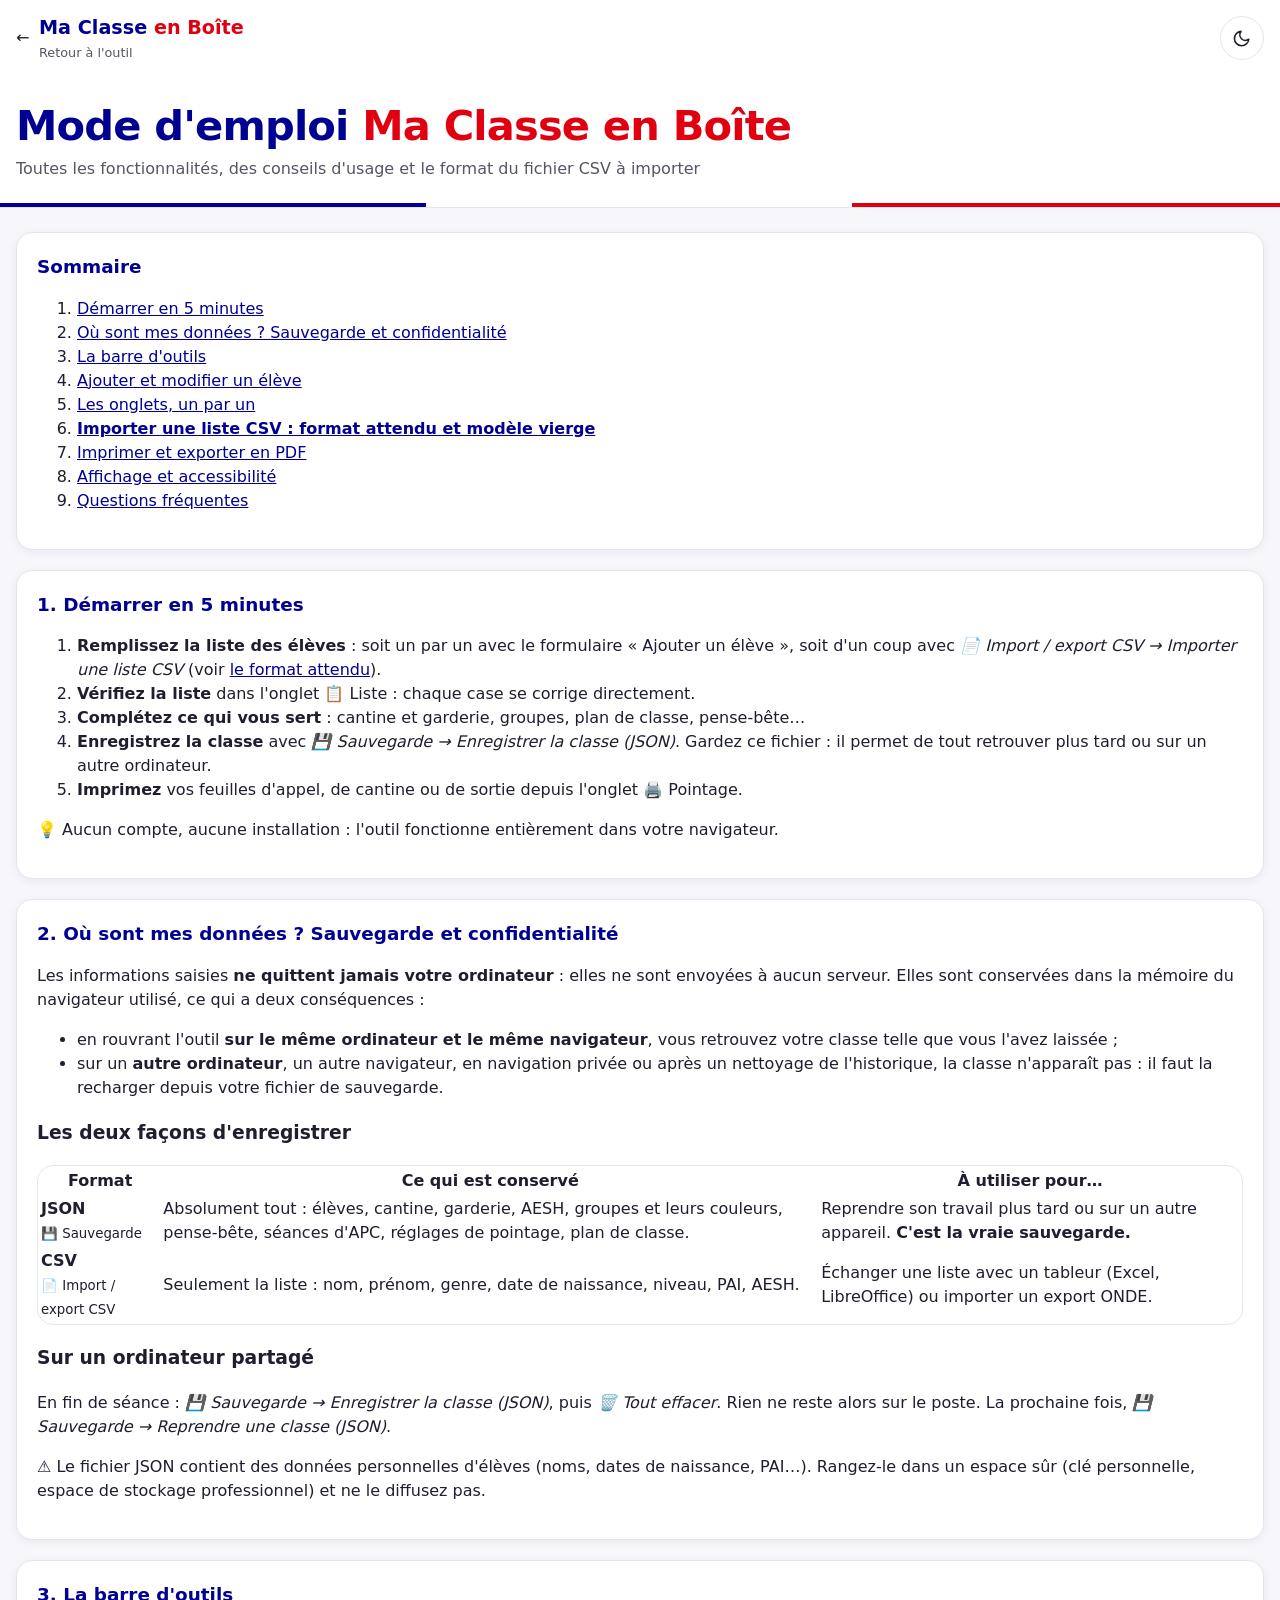
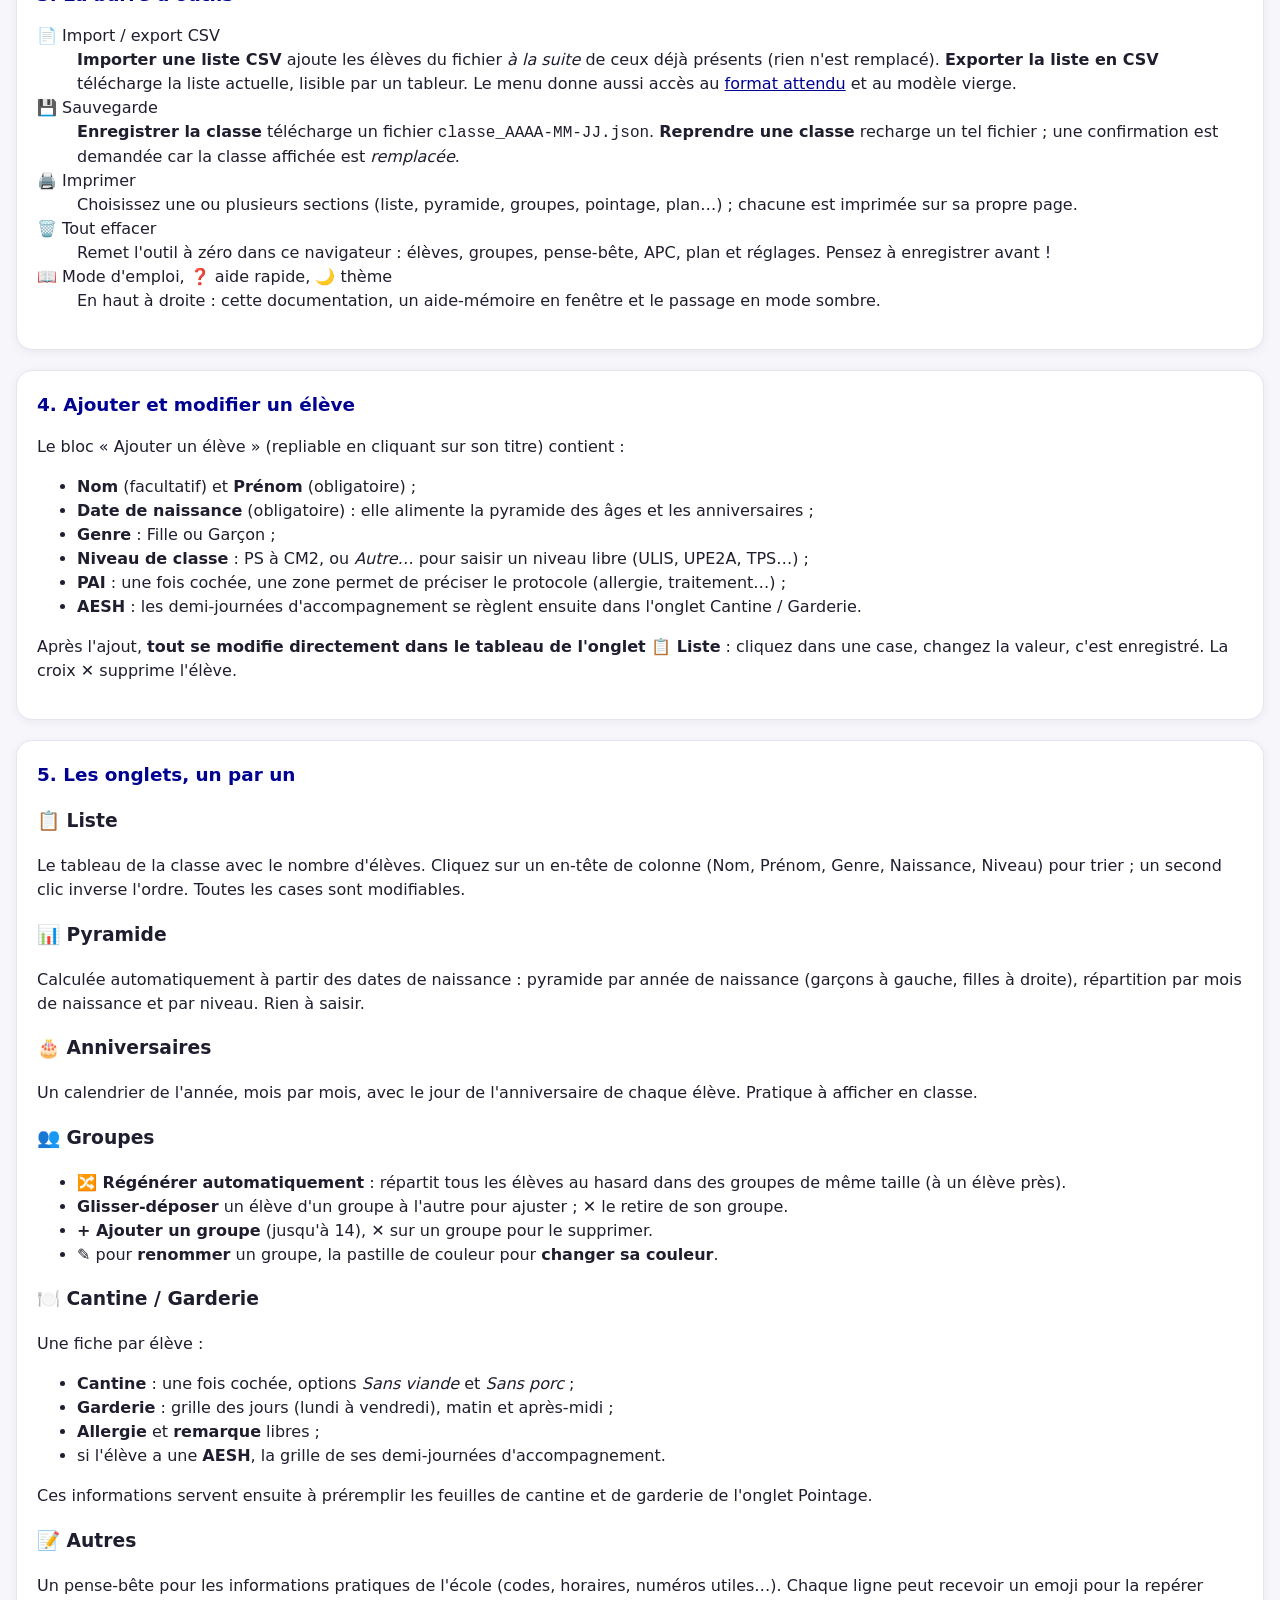
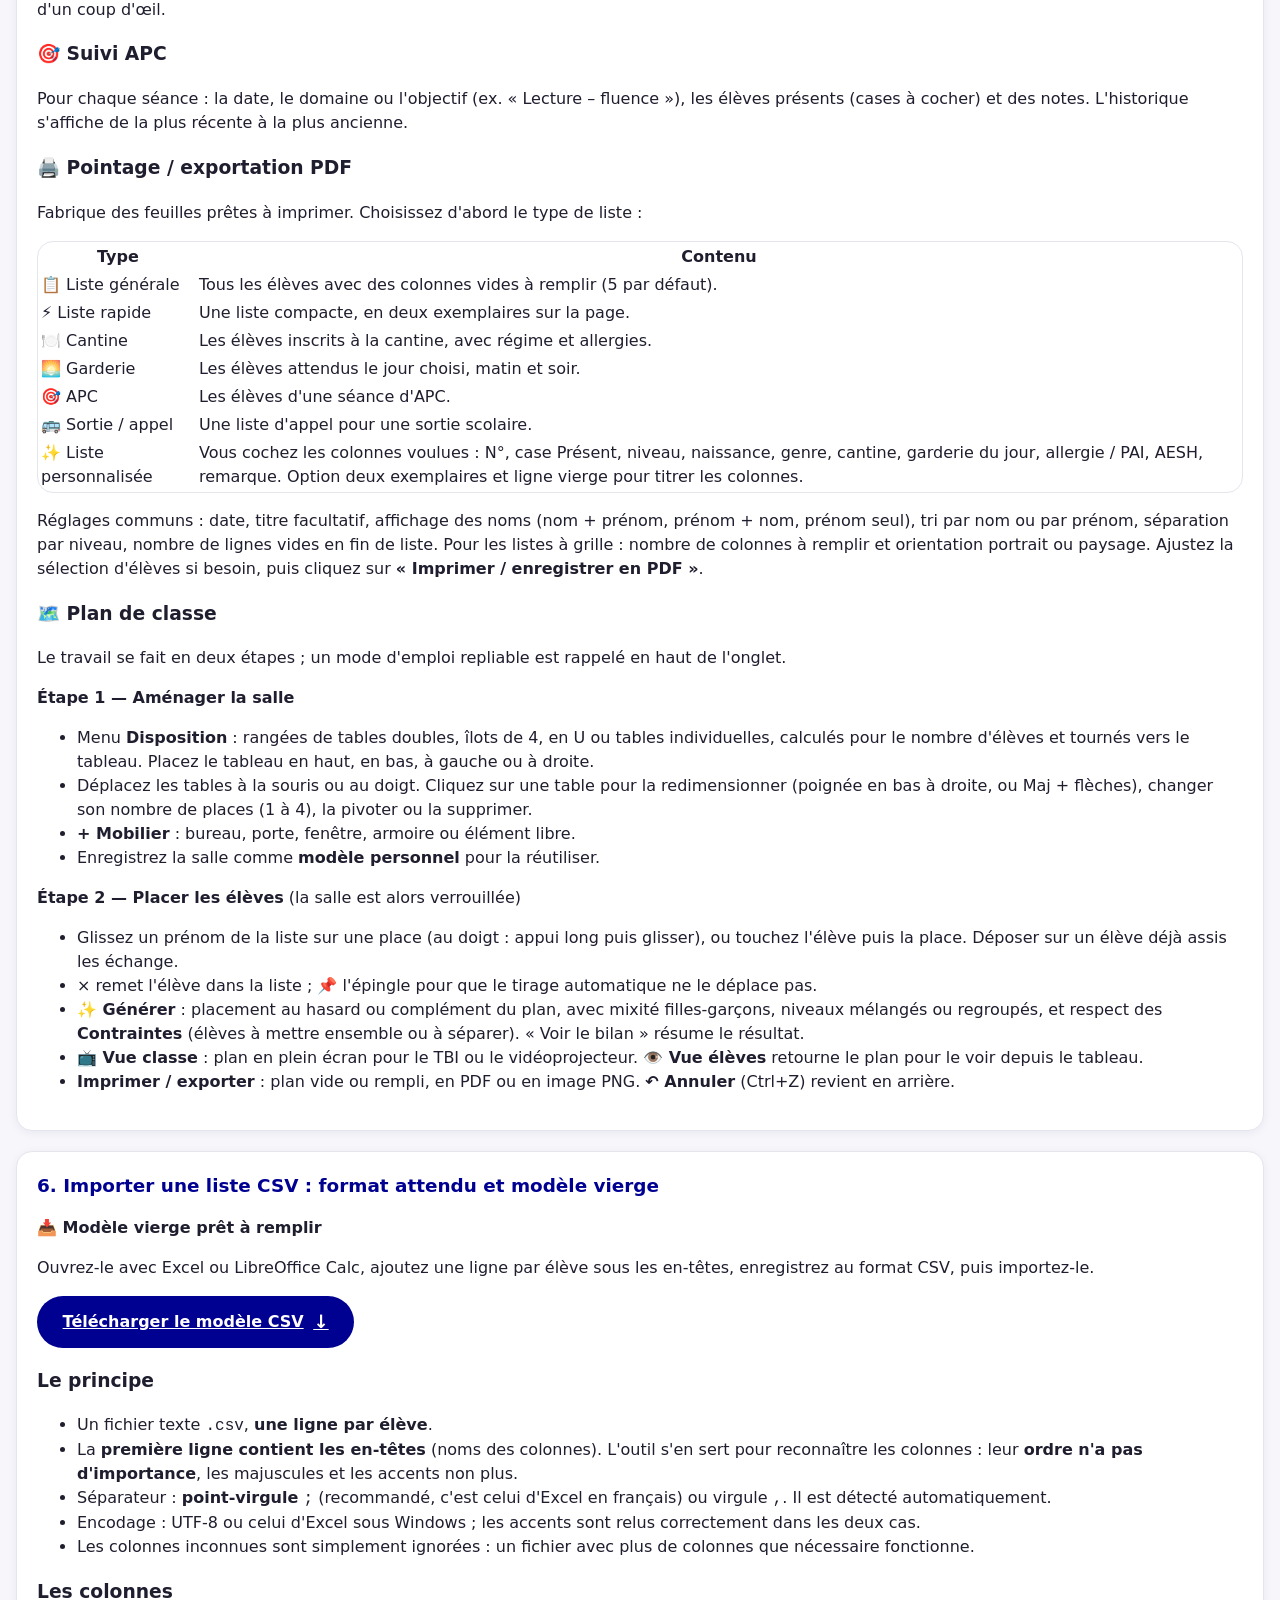
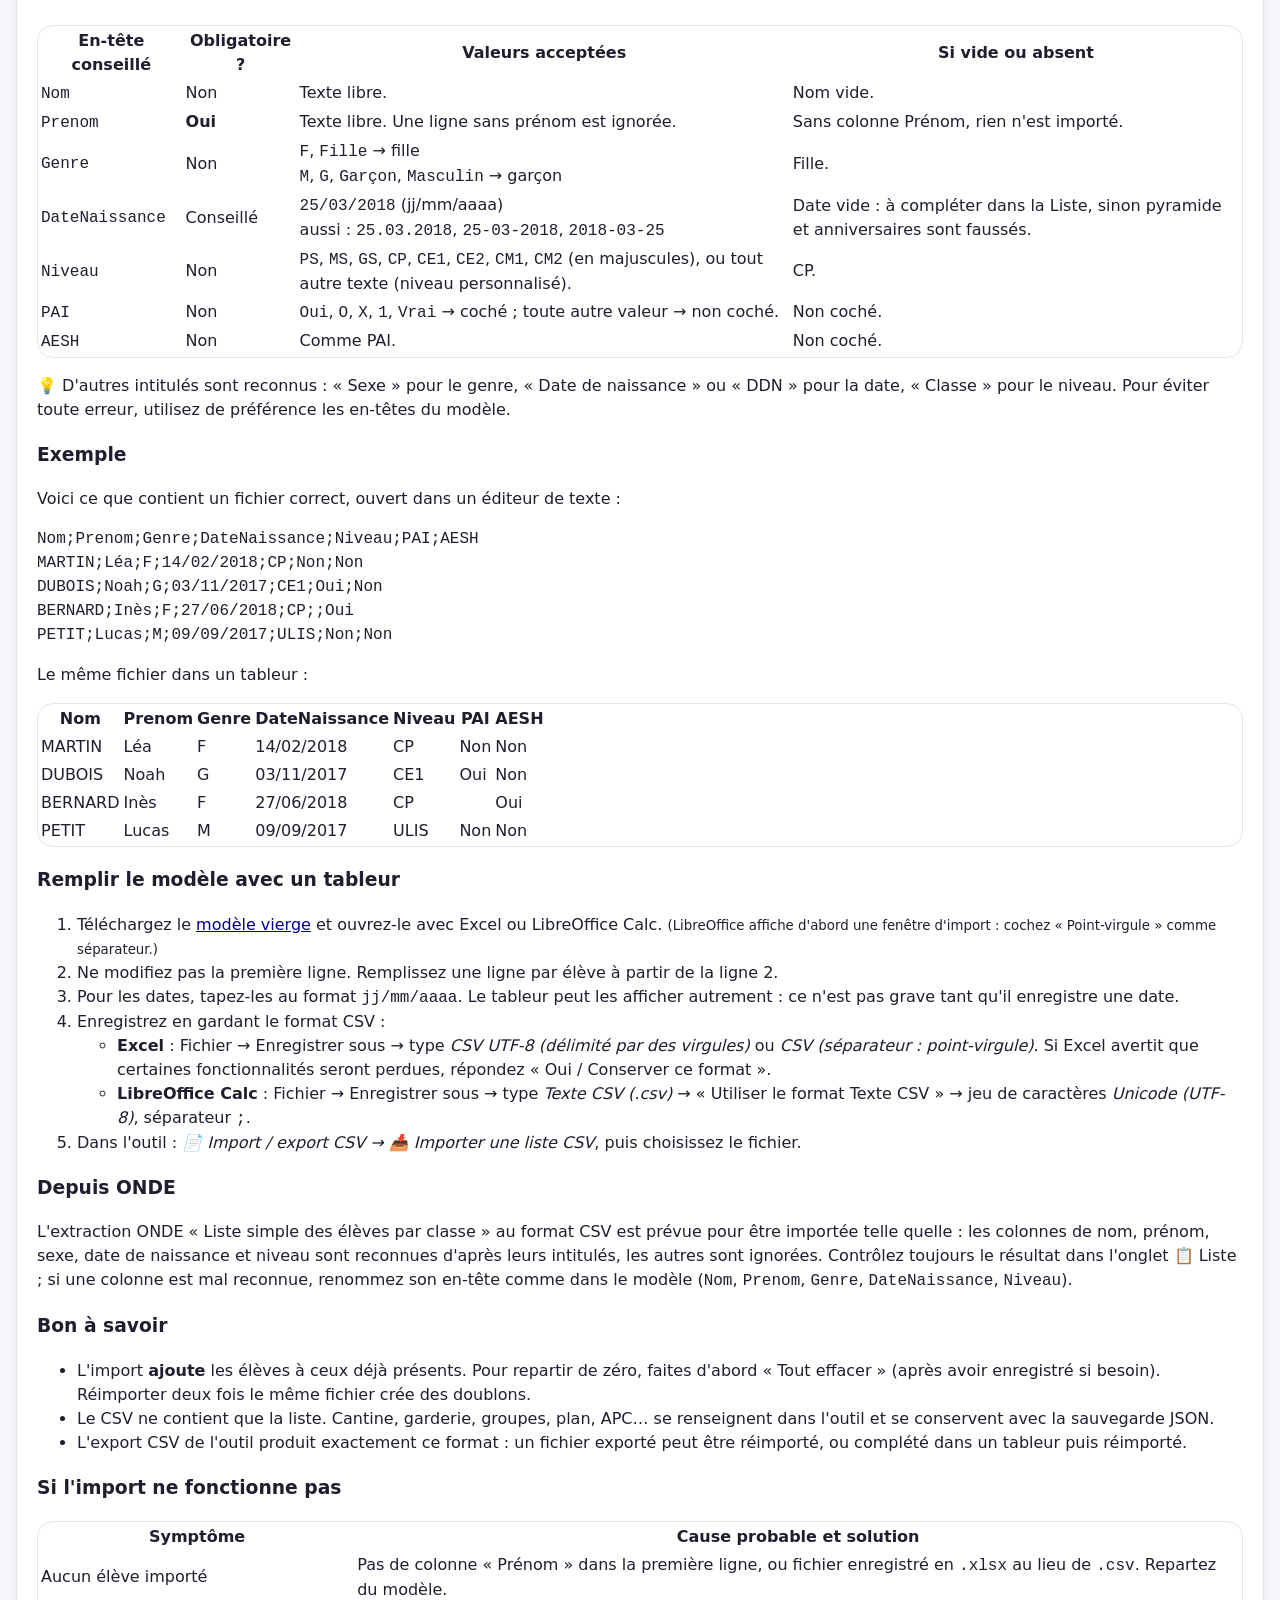
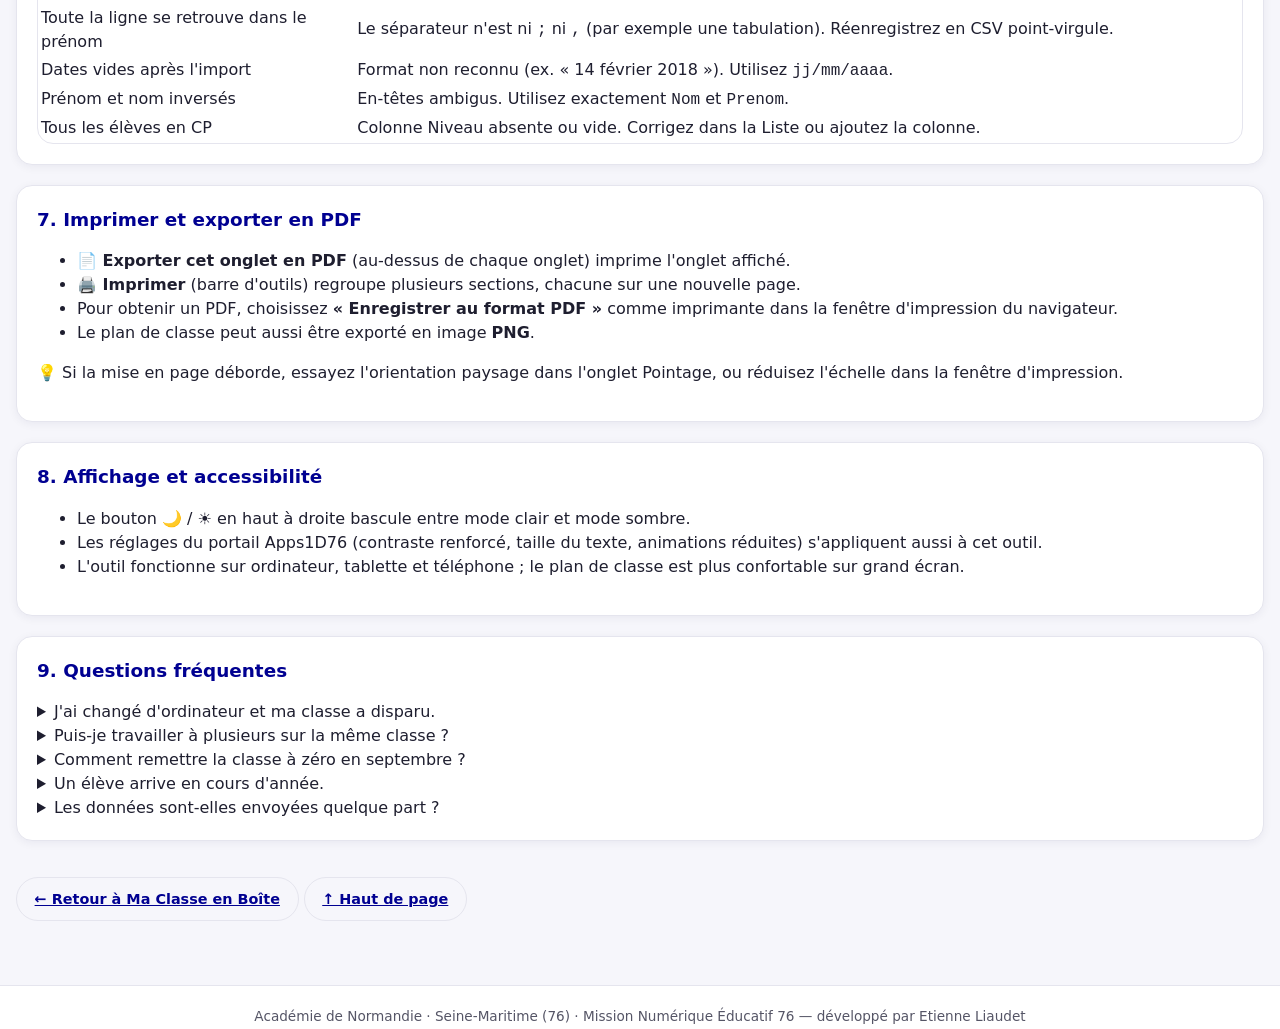
<file: aide.html>
<!DOCTYPE html>
<html lang="fr" data-theme="light">
<head>
    <meta charset="UTF-8">
    <meta http-equiv="Content-Security-Policy" content="default-src 'self'; script-src 'self'; style-src 'self' 'unsafe-inline'; font-src 'self'; img-src 'self' data:; object-src 'none'; base-uri 'none'; form-action 'none'">
    <meta name="viewport" content="width=device-width, initial-scale=1">
    <title>Mode d'emploi — Ma Classe en Boîte</title>
    <meta name="description" content="Documentation complète de Ma Classe en Boîte : fonctionnalités, conseils d'usage et format du fichier CSV à importer.">
    <meta name="theme-color" content="#000091">
    <link rel="stylesheet" href="css/style.css">
    <script src="scripts/theme.js"></script>
</head>
<body>

    <header class="outil-header">
        <div class="container brandbar">
            <a class="brand" href="index.html" aria-label="Retour à Ma Classe en Boîte">
                <span class="back" aria-hidden="true">←</span>
                <span><b>Ma Classe <span>en Boîte</span></b><small>Retour à l'outil</small></span>
            </a>
            <div class="actions">
                <button type="button" class="icon-btn" id="theme-toggle" aria-label="Activer le mode sombre">
                    <svg class="i-moon" viewBox="0 0 24 24" aria-hidden="true"><path d="M21 12.8A9 9 0 1 1 11.2 3a7 7 0 0 0 9.8 9.8z"/></svg>
                    <svg class="i-sun" viewBox="0 0 24 24" aria-hidden="true"><circle cx="12" cy="12" r="4.5"/><path d="M12 1.5v3M12 19.5v3M1.5 12h3M19.5 12h3M4.6 4.6l2.1 2.1M17.3 17.3l2.1 2.1M4.6 19.4l2.1-2.1M17.3 6.7l2.1-2.1"/></svg>
                </button>
            </div>
        </div>
        <div class="container hero">
            <h1>Mode d'emploi <span class="accent">Ma Classe en Boîte</span></h1>
            <p>Toutes les fonctionnalités, des conseils d'usage et le format du fichier CSV à importer</p>
        </div>
        <div class="tricolore" aria-hidden="true"></div>
    </header>

    <main class="container doc">

        <nav class="card docSommaire" aria-labelledby="titreSommaire">
            <h2 id="titreSommaire">Sommaire</h2>
            <ol>
                <li><a href="#demarrer">Démarrer en 5 minutes</a></li>
                <li><a href="#donnees">Où sont mes données ? Sauvegarde et confidentialité</a></li>
                <li><a href="#barre">La barre d'outils</a></li>
                <li><a href="#ajout">Ajouter et modifier un élève</a></li>
                <li><a href="#onglets">Les onglets, un par un</a></li>
                <li><a href="#csv"><strong>Importer une liste CSV : format attendu et modèle vierge</strong></a></li>
                <li><a href="#impression">Imprimer et exporter en PDF</a></li>
                <li><a href="#affichage">Affichage et accessibilité</a></li>
                <li><a href="#faq">Questions fréquentes</a></li>
            </ol>
        </nav>

        <!-- ================================================================== -->
        <section class="card docSection" id="demarrer" aria-labelledby="t-demarrer">
            <h2 id="t-demarrer">1. Démarrer en 5 minutes</h2>
            <ol class="etapes">
                <li><strong>Remplissez la liste des élèves</strong> : soit un par un avec le formulaire « Ajouter un élève », soit d'un coup avec <em>📄 Import / export CSV → Importer une liste CSV</em> (voir <a href="#csv">le format attendu</a>).</li>
                <li><strong>Vérifiez la liste</strong> dans l'onglet 📋 Liste : chaque case se corrige directement.</li>
                <li><strong>Complétez ce qui vous sert</strong> : cantine et garderie, groupes, plan de classe, pense-bête…</li>
                <li><strong>Enregistrez la classe</strong> avec <em>💾 Sauvegarde → Enregistrer la classe (JSON)</em>. Gardez ce fichier : il permet de tout retrouver plus tard ou sur un autre ordinateur.</li>
                <li><strong>Imprimez</strong> vos feuilles d'appel, de cantine ou de sortie depuis l'onglet 🖨️ Pointage.</li>
            </ol>
            <p class="docNote">💡 Aucun compte, aucune installation : l'outil fonctionne entièrement dans votre navigateur.</p>
        </section>

        <!-- ================================================================== -->
        <section class="card docSection" id="donnees" aria-labelledby="t-donnees">
            <h2 id="t-donnees">2. Où sont mes données ? Sauvegarde et confidentialité</h2>
            <p>Les informations saisies <strong>ne quittent jamais votre ordinateur</strong> : elles ne sont envoyées à aucun serveur. Elles sont conservées dans la mémoire du navigateur utilisé, ce qui a deux conséquences :</p>
            <ul>
                <li>en rouvrant l'outil <strong>sur le même ordinateur et le même navigateur</strong>, vous retrouvez votre classe telle que vous l'avez laissée ;</li>
                <li>sur un <strong>autre ordinateur</strong>, un autre navigateur, en navigation privée ou après un nettoyage de l'historique, la classe n'apparaît pas : il faut la recharger depuis votre fichier de sauvegarde.</li>
            </ul>
            <h3>Les deux façons d'enregistrer</h3>
            <div class="tableWrap">
                <table class="docTable">
                    <thead><tr><th>Format</th><th>Ce qui est conservé</th><th>À utiliser pour…</th></tr></thead>
                    <tbody>
                        <tr><td><strong>JSON</strong><br><small>💾 Sauvegarde</small></td><td>Absolument tout : élèves, cantine, garderie, AESH, groupes et leurs couleurs, pense-bête, séances d'APC, réglages de pointage, plan de classe.</td><td>Reprendre son travail plus tard ou sur un autre appareil. <strong>C'est la vraie sauvegarde.</strong></td></tr>
                        <tr><td><strong>CSV</strong><br><small>📄 Import / export CSV</small></td><td>Seulement la liste : nom, prénom, genre, date de naissance, niveau, PAI, AESH.</td><td>Échanger une liste avec un tableur (Excel, LibreOffice) ou importer un export ONDE.</td></tr>
                    </tbody>
                </table>
            </div>
            <h3>Sur un ordinateur partagé</h3>
            <p>En fin de séance : <em>💾 Sauvegarde → Enregistrer la classe (JSON)</em>, puis <em>🗑️ Tout effacer</em>. Rien ne reste alors sur le poste. La prochaine fois, <em>💾 Sauvegarde → Reprendre une classe (JSON)</em>.</p>
            <p class="docAttention">⚠️ Le fichier JSON contient des données personnelles d'élèves (noms, dates de naissance, PAI…). Rangez-le dans un espace sûr (clé personnelle, espace de stockage professionnel) et ne le diffusez pas.</p>
        </section>

        <!-- ================================================================== -->
        <section class="card docSection" id="barre" aria-labelledby="t-barre">
            <h2 id="t-barre">3. La barre d'outils</h2>
            <dl class="docDefs">
                <dt>📄 Import / export CSV</dt>
                <dd><strong>Importer une liste CSV</strong> ajoute les élèves du fichier <em>à la suite</em> de ceux déjà présents (rien n'est remplacé). <strong>Exporter la liste en CSV</strong> télécharge la liste actuelle, lisible par un tableur. Le menu donne aussi accès au <a href="#csv">format attendu</a> et au modèle vierge.</dd>
                <dt>💾 Sauvegarde</dt>
                <dd><strong>Enregistrer la classe</strong> télécharge un fichier <code>classe_AAAA-MM-JJ.json</code>. <strong>Reprendre une classe</strong> recharge un tel fichier ; une confirmation est demandée car la classe affichée est <em>remplacée</em>.</dd>
                <dt>🖨️ Imprimer</dt>
                <dd>Choisissez une ou plusieurs sections (liste, pyramide, groupes, pointage, plan…) ; chacune est imprimée sur sa propre page.</dd>
                <dt>🗑️ Tout effacer</dt>
                <dd>Remet l'outil à zéro dans ce navigateur : élèves, groupes, pense-bête, APC, plan et réglages. Pensez à enregistrer avant !</dd>
                <dt>📖 Mode d'emploi, ❓ aide rapide, 🌙 thème</dt>
                <dd>En haut à droite : cette documentation, un aide-mémoire en fenêtre et le passage en mode sombre.</dd>
            </dl>
        </section>

        <!-- ================================================================== -->
        <section class="card docSection" id="ajout" aria-labelledby="t-ajout">
            <h2 id="t-ajout">4. Ajouter et modifier un élève</h2>
            <p>Le bloc « Ajouter un élève » (repliable en cliquant sur son titre) contient :</p>
            <ul>
                <li><strong>Nom</strong> (facultatif) et <strong>Prénom</strong> (obligatoire) ;</li>
                <li><strong>Date de naissance</strong> (obligatoire) : elle alimente la pyramide des âges et les anniversaires ;</li>
                <li><strong>Genre</strong> : Fille ou Garçon ;</li>
                <li><strong>Niveau de classe</strong> : PS à CM2, ou <em>Autre…</em> pour saisir un niveau libre (ULIS, UPE2A, TPS…) ;</li>
                <li><strong>PAI</strong> : une fois cochée, une zone permet de préciser le protocole (allergie, traitement…) ;</li>
                <li><strong>AESH</strong> : les demi-journées d'accompagnement se règlent ensuite dans l'onglet Cantine / Garderie.</li>
            </ul>
            <p>Après l'ajout, <strong>tout se modifie directement dans le tableau de l'onglet 📋 Liste</strong> : cliquez dans une case, changez la valeur, c'est enregistré. La croix ✕ supprime l'élève.</p>
        </section>

        <!-- ================================================================== -->
        <section class="card docSection" id="onglets" aria-labelledby="t-onglets">
            <h2 id="t-onglets">5. Les onglets, un par un</h2>

            <h3 id="o-liste">📋 Liste</h3>
            <p>Le tableau de la classe avec le nombre d'élèves. Cliquez sur un en-tête de colonne (Nom, Prénom, Genre, Naissance, Niveau) pour trier ; un second clic inverse l'ordre. Toutes les cases sont modifiables.</p>

            <h3 id="o-pyramide">📊 Pyramide</h3>
            <p>Calculée automatiquement à partir des dates de naissance : pyramide par année de naissance (garçons à gauche, filles à droite), répartition par mois de naissance et par niveau. Rien à saisir.</p>

            <h3 id="o-anniv">🎂 Anniversaires</h3>
            <p>Un calendrier de l'année, mois par mois, avec le jour de l'anniversaire de chaque élève. Pratique à afficher en classe.</p>

            <h3 id="o-groupes">👥 Groupes</h3>
            <ul>
                <li><strong>🔀 Régénérer automatiquement</strong> : répartit tous les élèves au hasard dans des groupes de même taille (à un élève près).</li>
                <li><strong>Glisser-déposer</strong> un élève d'un groupe à l'autre pour ajuster ; ✕ le retire de son groupe.</li>
                <li><strong>+ Ajouter un groupe</strong> (jusqu'à 14), ✕ sur un groupe pour le supprimer.</li>
                <li>✎ pour <strong>renommer</strong> un groupe, la pastille de couleur pour <strong>changer sa couleur</strong>.</li>
            </ul>

            <h3 id="o-cantine">🍽️ Cantine / Garderie</h3>
            <p>Une fiche par élève :</p>
            <ul>
                <li><strong>Cantine</strong> : une fois cochée, options <em>Sans viande</em> et <em>Sans porc</em> ;</li>
                <li><strong>Garderie</strong> : grille des jours (lundi à vendredi), matin et après-midi ;</li>
                <li><strong>Allergie</strong> et <strong>remarque</strong> libres ;</li>
                <li>si l'élève a une <strong>AESH</strong>, la grille de ses demi-journées d'accompagnement.</li>
            </ul>
            <p>Ces informations servent ensuite à préremplir les feuilles de cantine et de garderie de l'onglet Pointage.</p>

            <h3 id="o-autres">📝 Autres</h3>
            <p>Un pense-bête pour les informations pratiques de l'école (codes, horaires, numéros utiles…). Chaque ligne peut recevoir un emoji pour la repérer d'un coup d'œil.</p>

            <h3 id="o-apc">🎯 Suivi APC</h3>
            <p>Pour chaque séance : la date, le domaine ou l'objectif (ex. « Lecture – fluence »), les élèves présents (cases à cocher) et des notes. L'historique s'affiche de la plus récente à la plus ancienne.</p>

            <h3 id="o-pointage">🖨️ Pointage / exportation PDF</h3>
            <p>Fabrique des feuilles prêtes à imprimer. Choisissez d'abord le type de liste :</p>
            <div class="tableWrap">
                <table class="docTable">
                    <thead><tr><th>Type</th><th>Contenu</th></tr></thead>
                    <tbody>
                        <tr><td>📋 Liste générale</td><td>Tous les élèves avec des colonnes vides à remplir (5 par défaut).</td></tr>
                        <tr><td>⚡ Liste rapide</td><td>Une liste compacte, en deux exemplaires sur la page.</td></tr>
                        <tr><td>🍽️ Cantine</td><td>Les élèves inscrits à la cantine, avec régime et allergies.</td></tr>
                        <tr><td>🌅 Garderie</td><td>Les élèves attendus le jour choisi, matin et soir.</td></tr>
                        <tr><td>🎯 APC</td><td>Les élèves d'une séance d'APC.</td></tr>
                        <tr><td>🚌 Sortie / appel</td><td>Une liste d'appel pour une sortie scolaire.</td></tr>
                        <tr><td>✨ Liste personnalisée</td><td>Vous cochez les colonnes voulues : N°, case Présent, niveau, naissance, genre, cantine, garderie du jour, allergie / PAI, AESH, remarque. Option deux exemplaires et ligne vierge pour titrer les colonnes.</td></tr>
                    </tbody>
                </table>
            </div>
            <p>Réglages communs : date, titre facultatif, affichage des noms (nom + prénom, prénom + nom, prénom seul), tri par nom ou par prénom, séparation par niveau, nombre de lignes vides en fin de liste. Pour les listes à grille : nombre de colonnes à remplir et orientation portrait ou paysage. Ajustez la sélection d'élèves si besoin, puis cliquez sur <strong>« Imprimer / enregistrer en PDF »</strong>.</p>

            <h3 id="o-plan">🗺️ Plan de classe</h3>
            <p>Le travail se fait en deux étapes ; un mode d'emploi repliable est rappelé en haut de l'onglet.</p>
            <p><strong>Étape 1 — Aménager la salle</strong></p>
            <ul>
                <li>Menu <strong>Disposition</strong> : rangées de tables doubles, îlots de 4, en U ou tables individuelles, calculés pour le nombre d'élèves et tournés vers le tableau. Placez le tableau en haut, en bas, à gauche ou à droite.</li>
                <li>Déplacez les tables à la souris ou au doigt. Cliquez sur une table pour la redimensionner (poignée en bas à droite, ou Maj + flèches), changer son nombre de places (1 à 4), la pivoter ou la supprimer.</li>
                <li><strong>+ Mobilier</strong> : bureau, porte, fenêtre, armoire ou élément libre.</li>
                <li>Enregistrez la salle comme <strong>modèle personnel</strong> pour la réutiliser.</li>
            </ul>
            <p><strong>Étape 2 — Placer les élèves</strong> (la salle est alors verrouillée)</p>
            <ul>
                <li>Glissez un prénom de la liste sur une place (au doigt : appui long puis glisser), ou touchez l'élève puis la place. Déposer sur un élève déjà assis les échange.</li>
                <li>× remet l'élève dans la liste ; 📌 l'épingle pour que le tirage automatique ne le déplace pas.</li>
                <li><strong>✨ Générer</strong> : placement au hasard ou complément du plan, avec mixité filles-garçons, niveaux mélangés ou regroupés, et respect des <strong>Contraintes</strong> (élèves à mettre ensemble ou à séparer). « Voir le bilan » résume le résultat.</li>
                <li><strong>📺 Vue classe</strong> : plan en plein écran pour le TBI ou le vidéoprojecteur. <strong>👁️ Vue élèves</strong> retourne le plan pour le voir depuis le tableau.</li>
                <li><strong>Imprimer / exporter</strong> : plan vide ou rempli, en PDF ou en image PNG. <strong>↶ Annuler</strong> (Ctrl+Z) revient en arrière.</li>
            </ul>
        </section>

        <!-- ================================================================== -->
        <section class="card docSection docCsv" id="csv" aria-labelledby="t-csv">
            <h2 id="t-csv">6. Importer une liste CSV : format attendu et modèle vierge</h2>

            <div class="docTelechargement">
                <div>
                    <strong>📥 Modèle vierge prêt à remplir</strong>
                    <p>Ouvrez-le avec Excel ou LibreOffice Calc, ajoutez une ligne par élève sous les en-têtes, enregistrez au format CSV, puis importez-le.</p>
                </div>
                <a class="primaryButton" href="modele-classe-vierge.csv" download="modele-classe-vierge.csv">Télécharger le modèle CSV <span class="arrow" aria-hidden="true">↓</span></a>
            </div>

            <h3>Le principe</h3>
            <ul>
                <li>Un fichier texte <code>.csv</code>, <strong>une ligne par élève</strong>.</li>
                <li>La <strong>première ligne contient les en-têtes</strong> (noms des colonnes). L'outil s'en sert pour reconnaître les colonnes : leur <strong>ordre n'a pas d'importance</strong>, les majuscules et les accents non plus.</li>
                <li>Séparateur : <strong>point-virgule</strong> <code>;</code> (recommandé, c'est celui d'Excel en français) ou virgule <code>,</code>. Il est détecté automatiquement.</li>
                <li>Encodage : UTF-8 ou celui d'Excel sous Windows ; les accents sont relus correctement dans les deux cas.</li>
                <li>Les colonnes inconnues sont simplement ignorées : un fichier avec plus de colonnes que nécessaire fonctionne.</li>
            </ul>

            <h3>Les colonnes</h3>
            <div class="tableWrap">
                <table class="docTable">
                    <thead><tr><th>En-tête conseillé</th><th>Obligatoire ?</th><th>Valeurs acceptées</th><th>Si vide ou absent</th></tr></thead>
                    <tbody>
                        <tr><td><code>Nom</code></td><td>Non</td><td>Texte libre.</td><td>Nom vide.</td></tr>
                        <tr><td><code>Prenom</code></td><td><strong>Oui</strong></td><td>Texte libre. Une ligne sans prénom est ignorée.</td><td>Sans colonne Prénom, rien n'est importé.</td></tr>
                        <tr><td><code>Genre</code></td><td>Non</td><td><code>F</code>, <code>Fille</code> → fille<br><code>M</code>, <code>G</code>, <code>Garçon</code>, <code>Masculin</code> → garçon</td><td>Fille.</td></tr>
                        <tr><td><code>DateNaissance</code></td><td>Conseillé</td><td><code>25/03/2018</code> (jj/mm/aaaa)<br>aussi : <code>25.03.2018</code>, <code>25-03-2018</code>, <code>2018-03-25</code></td><td>Date vide : à compléter dans la Liste, sinon pyramide et anniversaires sont faussés.</td></tr>
                        <tr><td><code>Niveau</code></td><td>Non</td><td><code>PS</code>, <code>MS</code>, <code>GS</code>, <code>CP</code>, <code>CE1</code>, <code>CE2</code>, <code>CM1</code>, <code>CM2</code> (en majuscules), ou tout autre texte (niveau personnalisé).</td><td>CP.</td></tr>
                        <tr><td><code>PAI</code></td><td>Non</td><td><code>Oui</code>, <code>O</code>, <code>X</code>, <code>1</code>, <code>Vrai</code> → coché ; toute autre valeur → non coché.</td><td>Non coché.</td></tr>
                        <tr><td><code>AESH</code></td><td>Non</td><td>Comme PAI.</td><td>Non coché.</td></tr>
                    </tbody>
                </table>
            </div>
            <p class="docNote">💡 D'autres intitulés sont reconnus : « Sexe » pour le genre, « Date de naissance » ou « DDN » pour la date, « Classe » pour le niveau. Pour éviter toute erreur, utilisez de préférence les en-têtes du modèle.</p>

            <h3>Exemple</h3>
            <p>Voici ce que contient un fichier correct, ouvert dans un éditeur de texte :</p>
            <pre class="docCode"><code>Nom;Prenom;Genre;DateNaissance;Niveau;PAI;AESH
MARTIN;Léa;F;14/02/2018;CP;Non;Non
DUBOIS;Noah;G;03/11/2017;CE1;Oui;Non
BERNARD;Inès;F;27/06/2018;CP;;Oui
PETIT;Lucas;M;09/09/2017;ULIS;Non;Non</code></pre>
            <p>Le même fichier dans un tableur :</p>
            <div class="tableWrap">
                <table class="docTable docTableau">
                    <thead><tr><th>Nom</th><th>Prenom</th><th>Genre</th><th>DateNaissance</th><th>Niveau</th><th>PAI</th><th>AESH</th></tr></thead>
                    <tbody>
                        <tr><td>MARTIN</td><td>Léa</td><td>F</td><td>14/02/2018</td><td>CP</td><td>Non</td><td>Non</td></tr>
                        <tr><td>DUBOIS</td><td>Noah</td><td>G</td><td>03/11/2017</td><td>CE1</td><td>Oui</td><td>Non</td></tr>
                        <tr><td>BERNARD</td><td>Inès</td><td>F</td><td>27/06/2018</td><td>CP</td><td></td><td>Oui</td></tr>
                        <tr><td>PETIT</td><td>Lucas</td><td>M</td><td>09/09/2017</td><td>ULIS</td><td>Non</td><td>Non</td></tr>
                    </tbody>
                </table>
            </div>

            <h3>Remplir le modèle avec un tableur</h3>
            <ol class="etapes">
                <li>Téléchargez le <a href="modele-classe-vierge.csv" download="modele-classe-vierge.csv">modèle vierge</a> et ouvrez-le avec Excel ou LibreOffice Calc. <small>(LibreOffice affiche d'abord une fenêtre d'import : cochez « Point-virgule » comme séparateur.)</small></li>
                <li>Ne modifiez pas la première ligne. Remplissez une ligne par élève à partir de la ligne 2.</li>
                <li>Pour les dates, tapez-les au format <code>jj/mm/aaaa</code>. Le tableur peut les afficher autrement : ce n'est pas grave tant qu'il enregistre une date.</li>
                <li>Enregistrez en gardant le format CSV :
                    <ul>
                        <li><strong>Excel</strong> : Fichier → Enregistrer sous → type <em>CSV UTF-8 (délimité par des virgules)</em> ou <em>CSV (séparateur : point-virgule)</em>. Si Excel avertit que certaines fonctionnalités seront perdues, répondez « Oui / Conserver ce format ».</li>
                        <li><strong>LibreOffice Calc</strong> : Fichier → Enregistrer sous → type <em>Texte CSV (.csv)</em> → « Utiliser le format Texte CSV » → jeu de caractères <em>Unicode (UTF-8)</em>, séparateur <code>;</code>.</li>
                    </ul>
                </li>
                <li>Dans l'outil : <em>📄 Import / export CSV → 📥 Importer une liste CSV</em>, puis choisissez le fichier.</li>
            </ol>

            <h3>Depuis ONDE</h3>
            <p>L'extraction ONDE « Liste simple des élèves par classe » au format CSV est prévue pour être importée telle quelle : les colonnes de nom, prénom, sexe, date de naissance et niveau sont reconnues d'après leurs intitulés, les autres sont ignorées. Contrôlez toujours le résultat dans l'onglet 📋 Liste ; si une colonne est mal reconnue, renommez son en-tête comme dans le modèle (<code>Nom</code>, <code>Prenom</code>, <code>Genre</code>, <code>DateNaissance</code>, <code>Niveau</code>).</p>

            <h3>Bon à savoir</h3>
            <ul>
                <li>L'import <strong>ajoute</strong> les élèves à ceux déjà présents. Pour repartir de zéro, faites d'abord « Tout effacer » (après avoir enregistré si besoin). Réimporter deux fois le même fichier crée des doublons.</li>
                <li>Le CSV ne contient que la liste. Cantine, garderie, groupes, plan, APC… se renseignent dans l'outil et se conservent avec la sauvegarde JSON.</li>
                <li>L'export CSV de l'outil produit exactement ce format : un fichier exporté peut être réimporté, ou complété dans un tableur puis réimporté.</li>
            </ul>

            <h3>Si l'import ne fonctionne pas</h3>
            <div class="tableWrap">
                <table class="docTable">
                    <thead><tr><th>Symptôme</th><th>Cause probable et solution</th></tr></thead>
                    <tbody>
                        <tr><td>Aucun élève importé</td><td>Pas de colonne « Prénom » dans la première ligne, ou fichier enregistré en <code>.xlsx</code> au lieu de <code>.csv</code>. Repartez du modèle.</td></tr>
                        <tr><td>Toute la ligne se retrouve dans le prénom</td><td>Le séparateur n'est ni <code>;</code> ni <code>,</code> (par exemple une tabulation). Réenregistrez en CSV point-virgule.</td></tr>
                        <tr><td>Dates vides après l'import</td><td>Format non reconnu (ex. « 14 février 2018 »). Utilisez <code>jj/mm/aaaa</code>.</td></tr>
                        <tr><td>Prénom et nom inversés</td><td>En-têtes ambigus. Utilisez exactement <code>Nom</code> et <code>Prenom</code>.</td></tr>
                        <tr><td>Tous les élèves en CP</td><td>Colonne Niveau absente ou vide. Corrigez dans la Liste ou ajoutez la colonne.</td></tr>
                    </tbody>
                </table>
            </div>
        </section>

        <!-- ================================================================== -->
        <section class="card docSection" id="impression" aria-labelledby="t-impression">
            <h2 id="t-impression">7. Imprimer et exporter en PDF</h2>
            <ul>
                <li><strong>📄 Exporter cet onglet en PDF</strong> (au-dessus de chaque onglet) imprime l'onglet affiché.</li>
                <li><strong>🖨️ Imprimer</strong> (barre d'outils) regroupe plusieurs sections, chacune sur une nouvelle page.</li>
                <li>Pour obtenir un PDF, choisissez <strong>« Enregistrer au format PDF »</strong> comme imprimante dans la fenêtre d'impression du navigateur.</li>
                <li>Le plan de classe peut aussi être exporté en image <strong>PNG</strong>.</li>
            </ul>
            <p class="docNote">💡 Si la mise en page déborde, essayez l'orientation paysage dans l'onglet Pointage, ou réduisez l'échelle dans la fenêtre d'impression.</p>
        </section>

        <!-- ================================================================== -->
        <section class="card docSection" id="affichage" aria-labelledby="t-affichage">
            <h2 id="t-affichage">8. Affichage et accessibilité</h2>
            <ul>
                <li>Le bouton 🌙 / ☀️ en haut à droite bascule entre mode clair et mode sombre.</li>
                <li>Les réglages du portail Apps1D76 (contraste renforcé, taille du texte, animations réduites) s'appliquent aussi à cet outil.</li>
                <li>L'outil fonctionne sur ordinateur, tablette et téléphone ; le plan de classe est plus confortable sur grand écran.</li>
            </ul>
        </section>

        <!-- ================================================================== -->
        <section class="card docSection" id="faq" aria-labelledby="t-faq">
            <h2 id="t-faq">9. Questions fréquentes</h2>
            <details><summary>J'ai changé d'ordinateur et ma classe a disparu.</summary><p>Les données restent dans le navigateur où elles ont été saisies. Sur le nouvel ordinateur, utilisez <em>💾 Sauvegarde → Reprendre une classe (JSON)</em> avec votre fichier de sauvegarde.</p></details>
            <details><summary>Puis-je travailler à plusieurs sur la même classe ?</summary><p>Pas en simultané. Partagez le fichier JSON : chaque personne le recharge, travaille, puis réenregistre. Attention à toujours repartir du fichier le plus récent.</p></details>
            <details><summary>Comment remettre la classe à zéro en septembre ?</summary><p>Enregistrez l'ancienne classe (JSON) pour archive, cliquez sur « Tout effacer », puis importez la nouvelle liste CSV.</p></details>
            <details><summary>Un élève arrive en cours d'année.</summary><p>Ajoutez-le avec le formulaire « Ajouter un élève ». Il apparaît dans tous les onglets ; placez-le ensuite dans un groupe et sur le plan de classe.</p></details>
            <details><summary>Les données sont-elles envoyées quelque part ?</summary><p>Non. Aucune donnée n'est transmise : tout est traité et conservé dans votre navigateur.</p></details>
        </section>

        <p class="docRetour"><a class="softButton" href="index.html">← Retour à Ma Classe en Boîte</a> <a class="softButton" href="#titreSommaire">↑ Haut de page</a></p>
    </main>

    <footer class="footer">Académie de Normandie · Seine-Maritime (76) · Mission Numérique Éducatif 76 — développé par Etienne Liaudet</footer>
</body>
</html>
</file>
<file: css/style.css>
/* =====================================================================================
   Ma classe en boîte — styles (thème clair / sombre / contraste renforcé,
   taille du texte et animations réduites mémorisés via « mcb-prefs »).
   ===================================================================================== */

/* ---------- 2. THÈME ---------- */
:root {
    --bg: #f6f6fb; --surface: #ffffff; --surface-2: #f6f6fb;
    --text: #1e1e2f; --muted: #555566; --border: #e5e5ee;
    --blue: #000091; --blue-soft: #e3e3fd; --blue-hover: #1212ff;
    --red: #e1000f;  --red-soft: #fee9e9;
    --green: #18753c; --green-soft: #dffee6;
    --orange: #a94700; --orange-soft: #fff0e5;
    --on-accent: #ffffff;
    --shadow: 0 2px 10px rgba(0, 0, 60, .06);
    --shadow-pop: 0 14px 30px rgba(0, 0, 60, .16);
    --radius: 1rem;
    --font: system-ui, -apple-system, "Segoe UI", Roboto, Arial, sans-serif;
    --spring: cubic-bezier(.34, 1.56, .64, 1);
    --largeur: 82rem;
    --tap: 2.75rem;                      /* zone tactile minimale : 44 px */
    color-scheme: light;

    /* Alias historiques de l'outil (utilisés par le JavaScript et les règles ci-dessous) */
    --bleu: var(--blue); --bleu-pale: var(--blue-soft); --bleu-tint: var(--blue-soft);
    --rouge: var(--red); --rouge-pale: var(--red-soft); --rouge-tint: var(--red-soft);
    --vert: var(--green); --vert-tint: var(--green-soft);
    --orange-tint: var(--orange-soft);
    --creme: var(--surface-2); --blanc: var(--surface);
    --encre: var(--text); --encre-douce: var(--muted); --ligne: var(--border);
    --radius-bloc: var(--radius); --radius-pill: 999px;
    --transition: border-color .2s, background-color .2s, color .2s, box-shadow .2s, transform .25s var(--spring);
}
[data-theme="dark"] {
    --bg: #11111b; --surface: #1c1c2b; --surface-2: #24243a;
    --text: #eeeef6; --muted: #b4b4c6; --border: #33334a;
    --blue: #8585f6; --blue-soft: rgba(133, 133, 246, .14); --blue-hover: #a3a3f8;
    --red: #ff6f68;  --red-soft: rgba(255, 111, 104, .12);
    --green: #3fcf7a; --green-soft: rgba(63, 207, 122, .12);
    --orange: #ff914d; --orange-soft: rgba(255, 145, 77, .13);
    --on-accent: #11111b;
    --shadow: 0 2px 10px rgba(0, 0, 0, .35);
    --shadow-pop: 0 14px 30px rgba(0, 0, 0, .5);
    color-scheme: dark;
}
[data-contrast="high"] { --muted: var(--text); --border: #6a6a80; }
[data-theme="dark"][data-contrast="high"] { --border: #9a9ab0; --bg: #000; --surface: #0b0b12; --surface-2: #16161f; }

/* ---------- 3. BASE ---------- */
*, *::before, *::after { box-sizing: border-box; }
html { font-size: calc(var(--text-scale, 1) * 100%); -webkit-text-size-adjust: 100%; text-size-adjust: 100%; }
body {
    margin: 0;
    font: 400 1rem/1.5 var(--font); color: var(--text); background: var(--bg);
    min-height: 100vh; display: flex; flex-direction: column; overflow-x: hidden;
    transition: background-color .4s, color .4s;
}
main { flex: 1; padding-block: 1.5rem 3rem; display: flex; flex-direction: column; gap: 1.25rem; }
button, input, select, textarea { font: inherit; color: inherit; }
button { cursor: pointer; }
a { color: var(--blue); }
:focus-visible { outline: 3px solid var(--blue); outline-offset: 3px; border-radius: 6px; }
.container {
    width: 100%; max-width: var(--largeur); margin: 0 auto;
    padding-left: max(1rem, env(safe-area-inset-left)); padding-right: max(1rem, env(safe-area-inset-right));
}
button[disabled] { opacity: .45; cursor: not-allowed; transform: none !important; }

/* ---------- 4. EN-TÊTE (retour au portail, thème, titre, bande tricolore) ---------- */
.outil-header { background: var(--surface); border-bottom: 1px solid var(--border); }
.brandbar { display: flex; align-items: center; justify-content: space-between; gap: 1rem; padding-block: .9rem; }
.brand { display: flex; align-items: center; gap: .6rem; min-width: 0; min-height: var(--tap); text-decoration: none; color: inherit; }
.brand b { display: block; font-size: 1.2rem; color: var(--blue); }
.brand b span { color: var(--red); }
.brand small { display: block; font-size: .8rem; color: var(--muted); }
.actions { display: flex; gap: .5rem; flex: none; }
.icon-btn {
    display: inline-flex; align-items: center; justify-content: center; width: var(--tap); height: var(--tap);
    background: var(--surface); color: var(--text); border: 1.5px solid var(--border); border-radius: 999px;
    transition: border-color .25s, transform .25s var(--spring);
}
.icon-btn:hover { border-color: var(--blue); transform: translateY(-2px); }
.icon-btn svg { width: 1.2rem; height: 1.2rem; fill: none; stroke: currentColor; stroke-width: 2; stroke-linecap: round; stroke-linejoin: round; }
.i-sun, [data-theme="dark"] .i-moon { display: none; }
[data-theme="dark"] .i-sun { display: block; }
.hero { padding-block: 1.6rem 1.4rem; }
.hero h1 { margin: 0; font-size: clamp(1.7rem, 5vw, 2.6rem); font-weight: 700; color: var(--blue); letter-spacing: -.02em; line-height: 1.15; }
.hero h1 .accent { color: var(--red); }
.hero p { margin: .4rem 0 0; color: var(--muted); }
.tricolore { height: 4px; background: linear-gradient(90deg, var(--blue) 0 33.3%, #fff 0 66.6%, var(--red) 0); }
[data-theme="dark"] .tricolore { background: linear-gradient(90deg, var(--blue) 0 33.3%, #eeeef6 0 66.6%, var(--red) 0); }

/* Barre d'outils (import / export, impression, aide, effacement) */
.toolbar {
    display: flex; flex-wrap: wrap; align-items: center; gap: .5rem;
    padding: .75rem; background: var(--surface); border: 1px solid var(--border);
    border-radius: var(--radius); box-shadow: var(--shadow);
}
.toolbar .pushRight { margin-left: auto; }

/* ---------- 5. BOUTONS ---------- */
.softButton {
    display: inline-flex; align-items: center; justify-content: center; gap: .4rem;
    min-height: var(--tap); padding: .4rem 1.1rem;
    color: var(--blue); background: transparent; border: 1.5px solid var(--border);
    border-radius: 999px; font-size: .9rem; font-weight: 700; line-height: 1.2;
    transition: var(--transition);
}
.softButton:hover { border-color: var(--blue); background: var(--blue-soft); transform: translateY(-2px); }
.softButton[aria-expanded="true"] { border-color: var(--blue); background: var(--blue-soft); }
.softButton.danger { color: var(--red); }
.softButton.danger:hover { border-color: var(--red); background: var(--red-soft); }

.primaryButton {
    display: inline-flex; align-items: center; justify-content: center; gap: .6rem;
    min-height: 3.25rem; padding: .5rem 1.6rem;
    background: var(--blue); color: var(--on-accent); border: none; border-radius: 999px;
    font-size: 1rem; font-weight: 700; transition: var(--transition);
}
.primaryButton:hover { background: var(--blue-hover); transform: translateY(-2px); }
.primaryButton .arrow { font-size: 1.15rem; font-weight: 700; }

.dropdown { position: relative; }
.dropdownMenu {
    position: absolute; z-index: 30; top: calc(100% + 6px); left: 0;
    display: flex; flex-direction: column; gap: 2px; min-width: 16rem; max-width: calc(100vw - 2rem);
    background: var(--surface); border: 1px solid var(--border); border-radius: .8rem;
    padding: .4rem; box-shadow: var(--shadow-pop);
}
.dropdownMenu[hidden] { display: none !important; }
.dropdownMenu button {
    display: flex; align-items: center; gap: .5rem; width: 100%; min-height: var(--tap); text-align: left;
    border: none; background: transparent; color: var(--text); font-weight: 500; font-size: .9rem;
    padding: .5rem .75rem; border-radius: .6rem; transition: var(--transition);
}
.dropdownMenu button:hover { background: var(--blue-soft); color: var(--blue); }

/* ---------- 6. CARTES ET ÉTAPE REPLIABLE ---------- */
.card, .step {
    background: var(--surface); border: 1px solid var(--border); border-radius: var(--radius);
    box-shadow: var(--shadow);
}
.card { padding: 1.25rem; }
.card h2, .tabPanel h2 { margin: 0 0 1rem; font-size: 1.15rem; font-weight: 700; color: var(--blue); }
.step { overflow: hidden; }
.step-header {
    display: flex; align-items: center; gap: .9rem; width: 100%; min-height: 3.5rem;
    padding: .9rem 1.25rem; background: none; border: 0; text-align: left; color: var(--text);
}
.step-header[aria-expanded="true"] { border-bottom: 1px solid var(--border); }
.step-num {
    width: 2rem; height: 2rem; border-radius: 50%; flex-shrink: 0;
    display: flex; align-items: center; justify-content: center;
    background: var(--blue); color: var(--on-accent); font-size: 1rem; font-weight: 700;
}
.step-title { flex: 1; font-size: 1.05rem; font-weight: 700; }
.step-chevron { width: 1.2rem; height: 1.2rem; fill: none; stroke: var(--muted); stroke-width: 2.5; stroke-linecap: round; stroke-linejoin: round; transition: transform .2s; }
.step-header[aria-expanded="true"] .step-chevron { transform: rotate(180deg); }
.step-body { padding: 1.25rem; }
.step-header[aria-expanded="false"] + .step-body { display: none; }

/* ---------- 7. FORMULAIRES ---------- */
.formRow { display: flex; flex-wrap: wrap; gap: 1rem 1.25rem; margin-bottom: 1rem; align-items: flex-end; }
.field { display: flex; flex-direction: column; gap: .35rem; min-width: 0; }
.field.grow { flex: 1 1 14rem; }
.field > label { font-size: .85rem; font-weight: 700; color: var(--text); }
.hint { font-size: .85rem; color: var(--muted); margin: 0 0 .5rem; }

.field input[type="text"],
.field input[type="date"],
.field input[type="number"],
.selectNiveau,
.modaleBox input {
    min-height: var(--tap); padding: .5rem .8rem;
    border: 1.5px solid var(--border); border-radius: .6rem;
    font-size: 1rem; color: var(--text); background: var(--surface);
    transition: border-color .2s; min-width: 10rem;
}
.selectNiveau { cursor: pointer; }
.field input:focus, .selectNiveau:focus, .modaleBox input:focus { outline: none; border-color: var(--blue); }
.field input:focus-visible, .selectNiveau:focus-visible, .modaleBox input:focus-visible { outline: 3px solid var(--blue); outline-offset: 1px; }

.toggleGroup { align-self: flex-start; display: inline-flex; flex-wrap: wrap; gap: .25rem; background: var(--surface-2); padding: .2rem; border-radius: 999px; border: 1.5px solid var(--border); }
.toggleBtn {
    min-height: 2.35rem; padding: .3rem 1rem; border: none; background: transparent;
    color: var(--muted); font-weight: 700; font-size: .9rem; border-radius: 999px; transition: var(--transition);
}
.toggleBtn.active { background: var(--blue); color: var(--on-accent); }
.toggleBtn:hover:not(.active) { background: var(--blue-soft); color: var(--blue); }

.levelCustom { margin-top: .35rem; max-width: 12rem; }
.field input.levelCustom[hidden] { display: none; }

.field.checks { flex-direction: row; flex-wrap: wrap; gap: .25rem 1.25rem; align-items: center; min-height: var(--tap); }
.checkLabel { display: flex; align-items: center; gap: .5rem; min-height: 2rem; font-weight: 500; font-size: .95rem; color: var(--text); cursor: pointer; }
.checkLabel input, .listeTable input[type="checkbox"] { width: 1.2rem; height: 1.2rem; flex: none; accent-color: var(--blue); cursor: pointer; }

/* ---------- 8. ONGLETS ---------- */
.tabBar {
    position: sticky; top: 0; z-index: 25;
    display: flex; flex-wrap: nowrap; gap: .15rem; padding: .4rem; overflow-x: auto; scrollbar-width: thin;
    background: var(--surface); border: 1px solid var(--border); border-radius: var(--radius);
    box-shadow: var(--shadow);
}
.tabBtn {
    flex: 1 0 auto; display: inline-flex; align-items: center; justify-content: center; gap: .25rem;
    min-height: var(--tap); padding: .4rem .4rem; white-space: nowrap;
    border: none; background: transparent; color: var(--muted);
    font-weight: 700; font-size: .88rem; border-radius: .7rem; transition: var(--transition);
}
.tabBtn:hover:not(.active) { background: var(--blue-soft); color: var(--blue); }
.tabBtn.active { background: var(--blue); color: var(--on-accent); }
/* Onglet « Pointage / exportation PDF » : couleur à part (vert) pour le distinguer des onglets de consultation. */
.tabBtn.tabExport { background: var(--green-soft); color: var(--green); box-shadow: inset 0 0 0 1.5px var(--green); }
.tabBtn.tabExport:hover:not(.active) { background: var(--green); color: var(--on-accent); }
.tabBtn.tabExport.active { background: var(--green); color: var(--on-accent); }

.contentCard { min-height: 16rem; }
.tabPanel { display: none; }
.tabPanel.active { display: block; }

.emptyState { text-align: center; padding: 3rem 1.25rem; color: var(--muted); font-weight: 500; }
.emptyState .emptyIcon { font-size: 2.5rem; display: block; margin-bottom: .6rem; }

/* ---------- 9. LISTE ---------- */
.panelHeader { display: flex; align-items: center; justify-content: space-between; margin-bottom: 1rem; flex-wrap: wrap; gap: .6rem; }
.countBadge {
    display: inline-flex; align-items: center; min-height: 2rem; padding: 0 .9rem;
    background: var(--green-soft); color: var(--green); font-weight: 700; font-size: .85rem; border-radius: 999px;
}

.tableWrap { overflow-x: auto; border-radius: var(--radius); border: 1px solid var(--border); background: var(--surface); }
table.listeTable { width: 100%; border-collapse: collapse; min-width: 44rem; }
.listeTable th, .listeTable td { padding: .5rem .75rem; text-align: left; border-bottom: 1px solid var(--border); vertical-align: middle; }
.listeTable th {
    background: var(--blue); color: var(--on-accent);
    font-size: .78rem; text-transform: uppercase; letter-spacing: .06em; font-weight: 700;
    user-select: none; white-space: nowrap;
}
.listeTable th.sortable { cursor: pointer; }
.listeTable th.sortable:hover { text-decoration: underline; }
.listeTable th.sortable::after { content: '↕'; opacity: .55; margin-left: .3rem; }
.listeTable th.sortable.asc::after { content: '↑'; opacity: 1; }
.listeTable th.sortable.desc::after { content: '↓'; opacity: 1; }
.listeTable tbody tr:last-child td { border-bottom: none; }
.listeTable tbody tr:nth-child(even) td { background: var(--surface-2); }
.listeTable tbody tr:hover td { background: var(--blue-soft); }

.editInput, .editSelect {
    width: 100%; min-height: 2.5rem; padding: .35rem .5rem;
    border: 1.5px solid transparent; background: transparent;
    font-weight: 500; font-size: .95rem; color: var(--text); border-radius: .5rem; cursor: pointer;
}
.editInput:hover, .editSelect:hover { background: var(--surface); border-color: var(--border); }
.editInput:focus, .editSelect:focus { background: var(--surface); border-color: var(--blue); outline: none; cursor: text; }
.editInput:focus-visible, .editSelect:focus-visible { outline: 3px solid var(--blue); outline-offset: 1px; }
.listeTable .editInput[type="text"] { min-width: 7.5rem; }
.editSelect option { background: var(--surface); color: var(--text); }

.genreToggle { display: inline-flex; gap: 2px; background: var(--surface-2); border: 1px solid var(--border); border-radius: 999px; padding: 2px; }
.genreBtn { min-width: 2.4rem; min-height: 2.4rem; border: none; background: transparent; font-size: .85rem; font-weight: 700; color: var(--muted); border-radius: 999px; }
.genreBtn.active.F { background: var(--red); color: var(--on-accent); }
.genreBtn.active.M { background: var(--blue); color: var(--on-accent); }

.btnSupprimer {
    width: var(--tap); height: var(--tap); flex: none;
    display: inline-flex; align-items: center; justify-content: center;
    border-radius: 999px; border: 1.5px solid var(--border); background: none;
    color: var(--red); font-size: 1rem; font-weight: 700; transition: var(--transition);
}
.btnSupprimer:hover { background: var(--red-soft); border-color: var(--red); }

/* ---------- 10. PYRAMIDE ---------- */
.pyraTitre { text-align: center; color: var(--blue); font-weight: 700; font-size: 1.05rem; margin: 1.75rem 0 1.1rem; }
.pyraTitre:first-child { margin-top: 0; }

.pyraAnnees { display: flex; flex-direction: column; gap: .5rem; max-width: 40rem; margin: 0 auto; }
.pyraLigne { display: grid; grid-template-columns: 1fr 3.5rem 1fr; align-items: center; gap: .5rem; }
.pyraGauche, .pyraDroite { height: 1.75rem; display: flex; align-items: center; }
.pyraGauche { justify-content: flex-end; }
.pyraBarreG, .pyraBarreF { height: 1.75rem; color: var(--on-accent); font-size: .8rem; font-weight: 700; line-height: 1.75rem; white-space: nowrap; overflow: hidden; }
.pyraBarreG { background: var(--blue); border-radius: 6px 0 0 6px; text-align: left; padding-left: .5rem; }
.pyraBarreF { background: var(--red); border-radius: 0 6px 6px 0; text-align: right; padding-right: .5rem; }
.pyraLabel { text-align: center; font-weight: 700; font-size: .85rem; background: var(--surface-2); border: 1px solid var(--border); border-radius: .5rem; padding: .25rem 0; }

.pyraMoisGrille { display: flex; justify-content: center; align-items: flex-end; gap: .5rem; min-height: 8.5rem; overflow-x: auto; padding: 0 .4rem; }
.pyraMoisBarre { display: flex; flex-direction: column; align-items: center; min-width: 1.75rem; }
.pyraMoisConteneur { display: flex; align-items: flex-end; gap: 3px; height: 7rem; }
.barreG { width: .8rem; background: var(--blue); border-radius: 4px 4px 0 0; }
.barreF { width: .8rem; background: var(--red); border-radius: 4px 4px 0 0; }
.pyraMoisLabel { font-size: .7rem; margin-top: .4rem; font-weight: 700; color: var(--muted); }

.recapPyramide { display: flex; justify-content: center; gap: 1.5rem; margin-top: 1.6rem; padding-top: 1.1rem; border-top: 1px solid var(--border); flex-wrap: wrap; }
.recapItem { display: flex; align-items: center; gap: .5rem; font-weight: 700; font-size: .9rem; }
.pastille { width: .9rem; height: .9rem; border-radius: 4px; display: inline-block; }

/* ---------- 11. ANNIVERSAIRES ---------- */
.calAnniv { display: grid; grid-template-columns: repeat(auto-fill, minmax(13rem, 1fr)); gap: .9rem; }
.moisCarte { border: 1px solid var(--border); border-radius: var(--radius); background: var(--surface); overflow: hidden; }
.moisEntete { background: var(--blue-soft); color: var(--blue); text-align: center; font-weight: 700; padding: .6rem; font-size: .8rem; text-transform: uppercase; letter-spacing: .06em; }
.moisCorps { padding: .6rem; display: flex; flex-direction: column; gap: .4rem; min-height: 3rem; }
.annivItem { display: flex; align-items: center; gap: .5rem; background: var(--surface-2); padding: .4rem .6rem; border-radius: .5rem; font-size: .85rem; }
.annivJour { font-weight: 700; color: var(--blue); width: 1.3rem; text-align: right; }
.annivNom { flex: 1; font-weight: 500; overflow: hidden; text-overflow: ellipsis; white-space: nowrap; }
.annivPastille { width: .6rem; height: .6rem; border-radius: 50%; flex: none; }
.annivVide { color: var(--muted); font-size: .8rem; text-align: center; padding: .25rem 0; }

/* ---------- 12. GROUPES ---------- */
.groupesToolbar { display: flex; flex-wrap: wrap; align-items: center; gap: .75rem; background: var(--surface-2); border: 1px solid var(--border); border-radius: var(--radius); padding: .75rem 1rem; margin-bottom: 1.1rem; }
.compteurGroupes { font-size: .85rem; font-weight: 700; color: var(--muted); background: var(--surface); padding: .35rem .9rem; border-radius: 999px; border: 1px solid var(--border); }
.groupesToolbar .no-print:last-child { margin-left: auto; }

.zoneGroupe { background: var(--surface-2); border: 1.5px solid var(--border); border-radius: var(--radius); padding: .9rem; min-height: 7.5rem; transition: var(--transition); }
.zoneGroupe.dragOver { background: var(--blue-soft); border-color: var(--blue); border-style: dashed; }
.zoneGroupe.nonAssignes { border: 2px dashed var(--orange); background: var(--orange-soft); }
.zoneGroupeTitre { position: relative; display: flex; align-items: center; gap: .4rem; margin: 0 0 .6rem; font-weight: 700; color: var(--blue); font-size: .95rem; }
.zoneGroupeTitre .nomGroupe { flex: 1; min-width: 0; overflow: hidden; text-overflow: ellipsis; white-space: nowrap; }
.zoneGroupeTitre .compte { font-size: .75rem; font-weight: 700; color: var(--muted); background: var(--surface); border-radius: 999px; padding: .1rem .55rem; }
.grilleGroupes { display: grid; grid-template-columns: repeat(auto-fit, minmax(15rem, 1fr)); gap: .9rem; }

.pastilleCouleurGroupe {
    width: 1.6rem; height: 1.6rem; border-radius: 50%; border: 2px solid var(--surface);
    box-shadow: 0 0 0 1.5px var(--border); flex: 0 0 auto; padding: 0; position: relative;
    transition: var(--transition);
}
.pastilleCouleurGroupe:hover { box-shadow: 0 0 0 2px var(--blue); }
.popoverCouleurs {
    position: absolute; z-index: 20; top: 100%; left: 0; margin-top: .4rem;
    display: grid; grid-template-columns: repeat(4, 2rem); gap: .4rem;
    background: var(--surface); border: 1px solid var(--border); border-radius: .8rem;
    padding: .5rem; box-shadow: var(--shadow-pop);
}
.popoverCouleurs button { width: 2rem; height: 2rem; border-radius: 50%; border: 2px solid var(--surface); box-shadow: 0 0 0 1px var(--border); padding: 0; }
.popoverCouleurs button:hover { box-shadow: 0 0 0 2px var(--blue); }
.btnRenommerGroupe, .btnSupprimerGroupe {
    width: 2.25rem; height: 2.25rem; border-radius: 999px; border: 1.5px solid var(--border); background: var(--surface);
    display: inline-flex; align-items: center; justify-content: center; font-size: .85rem;
    flex: 0 0 auto; transition: var(--transition);
}
.btnRenommerGroupe { color: var(--blue); }
.btnRenommerGroupe:hover { border-color: var(--blue); background: var(--blue-soft); }
.btnSupprimerGroupe { color: var(--red); }
.btnSupprimerGroupe:hover { border-color: var(--red); background: var(--red-soft); }

.etiquetteEleve {
    display: flex; align-items: center; justify-content: space-between; gap: .5rem;
    min-height: var(--tap); padding: .35rem .5rem .35rem .75rem; margin-bottom: .5rem;
    background: var(--surface); border: 1px solid var(--border); border-left: 5px solid var(--blue);
    border-radius: 0 .6rem .6rem 0; box-shadow: var(--shadow);
    cursor: grab; transition: var(--transition);
}
.etiquetteEleve:last-child { margin-bottom: 0; }
.etiquetteEleve:active { cursor: grabbing; }
.etiquetteEleve.dragging { opacity: .4; }
.etiquetteEleve .nomEleve { font-weight: 500; font-size: .9rem; }
.etiquetteEleve .btnRetirer {
    width: 2rem; height: 2rem; flex: none; border-radius: 999px; border: 1.5px solid var(--border);
    background: none; color: var(--red); font-size: .8rem; font-weight: 700; transition: var(--transition);
}
.etiquetteEleve .btnRetirer:hover { background: var(--red-soft); border-color: var(--red); }

/* ---------- 13. CANTINE / GARDERIE ---------- */
.grilleCantine { display: grid; grid-template-columns: repeat(auto-fill, minmax(17rem, 1fr)); gap: .9rem; }
.carteCantine { background: var(--surface); border: 1px solid var(--border); border-radius: var(--radius); padding: 1rem; box-shadow: var(--shadow); }
.carteCantine .nomCarte { font-weight: 700; font-size: 1rem; color: var(--blue); margin-bottom: .6rem; }
.blocCantine { border-top: 1px solid var(--border); padding-top: .6rem; margin-top: .6rem; }
.blocCantine:first-of-type { border-top: none; padding-top: 0; margin-top: 0; }
.blocCantine .checkLabel { font-size: .9rem; font-weight: 700; margin-bottom: .25rem; }
.blocCantine .editInput { background: var(--surface-2); border-color: var(--border); }
.sousOptions { display: flex; flex-wrap: wrap; gap: 0 1rem; padding-left: 1.7rem; margin-bottom: .25rem; }
.sousOptions .checkLabel { font-weight: 500; color: var(--muted); font-size: .85rem; margin-bottom: 0; }

.grilleGarderie { border-collapse: collapse; margin-left: 1.7rem; width: calc(100% - 1.7rem); }
.grilleGarderie th, .grilleGarderie td { text-align: center; padding: .15rem; }
.grilleGarderie th { font-size: .7rem; text-transform: uppercase; color: var(--muted); font-weight: 700; }
.grilleGarderie td:first-child, .grilleGarderie th:first-child { text-align: left; font-size: .75rem; font-weight: 700; color: var(--text); }
.grilleGarderie input[type="checkbox"] { width: 1.2rem; height: 1.2rem; margin: .4rem; accent-color: var(--blue); cursor: pointer; }

/* ---------- 14. AUTRES (pense-bête) ---------- */
.autresIntro { color: var(--muted); font-size: .9rem; margin: -.5rem 0 1rem; }
.boiteNotes { border: 1px solid var(--border); border-radius: var(--radius); padding: .9rem; background: var(--surface-2); }
.ligneNote { display: flex; align-items: center; gap: .5rem; margin-bottom: .5rem; }
.btnEmojiNote {
    flex: 0 0 var(--tap); width: var(--tap); height: var(--tap); font-size: 1.15rem; text-align: center;
    border: 1.5px solid var(--border); border-radius: .6rem; background: var(--surface); transition: var(--transition);
}
.btnEmojiNote:hover { border-color: var(--blue); background: var(--blue-soft); }
.popoverEmojis {
    position: absolute; z-index: 20; top: 100%; left: 0; margin-top: .25rem;
    display: grid; grid-template-columns: repeat(6, 2.5rem); gap: .25rem;
    background: var(--surface); border: 1px solid var(--border); border-radius: .8rem;
    padding: .5rem; box-shadow: var(--shadow-pop);
}
.popoverEmojis button {
    height: 2.5rem; border: none; background: var(--surface-2); border-radius: .5rem; font-size: 1.1rem;
    transition: var(--transition);
}
.popoverEmojis button:hover { background: var(--blue-soft); transform: scale(1.1); }
.ligneNote:last-child { margin-bottom: 0; }
.ligneNote .editInput { min-height: var(--tap); background: var(--surface); border-color: var(--border); cursor: text; }
.btnAjouterNote { margin-top: .75rem; }
.notesVide { color: var(--muted); font-size: .9rem; font-style: italic; padding: .4rem 0 .75rem; }

/* ---------- 15. SUIVI APC ---------- */
.formApc { background: var(--surface-2); border: 1px solid var(--border); border-radius: var(--radius); padding: 1rem; margin-bottom: 1.25rem; }
.formApc .formRow { margin-bottom: .9rem; }
.checklistEleves { display: flex; flex-wrap: wrap; gap: .1rem 1.25rem; background: var(--surface); border: 1.5px solid var(--border); border-radius: .6rem; padding: .6rem .9rem; max-height: 12rem; overflow-y: auto; }
.checklistEleves .checkLabel { font-size: .9rem; }

.listeSeancesApc { display: flex; flex-direction: column; gap: .75rem; }
.carteApc { background: var(--surface); border: 1px solid var(--border); border-left: 5px solid var(--blue); border-radius: 0 var(--radius) var(--radius) 0; padding: .8rem 1rem; box-shadow: var(--shadow); }
.carteApc .enteteApc { display: flex; align-items: center; justify-content: space-between; gap: .6rem; margin-bottom: .3rem; }
.carteApc .dateApc { font-weight: 700; color: var(--blue); font-size: .9rem; }
.carteApc .domaineApc { font-weight: 700; color: var(--text); font-size: 1rem; margin-bottom: .5rem; }
.tagsElevesApc { display: flex; flex-wrap: wrap; gap: .4rem; margin-bottom: .5rem; }
.tagsElevesApc span { background: var(--blue-soft); color: var(--blue); font-size: .8rem; font-weight: 700; padding: .2rem .65rem; border-radius: 999px; }
.notesApc { color: var(--muted); font-size: .9rem; line-height: 1.45; }

/* ---------- 16. ONGLET EN CONSTRUCTION ---------- */
.placeholderTab { text-align: center; padding: 3.5rem 1.25rem; color: var(--muted); }
.placeholderTab .emptyIcon { font-size: 2.75rem; display: block; margin-bottom: .9rem; }
.placeholderTab h2 { margin-bottom: .5rem; }
.placeholderTab p { max-width: 36rem; margin: 0 auto; }

/* ---------- Export PDF par onglet et versions imprimables ---------- */
.print-only { display: none; }
.tableImpression td, .tableImpression th { height: 26px; }
.tableImpression td:first-child { white-space: nowrap; }
.notesImpression { list-style: none; margin: 0; padding: 0; font-size: 15px; }
.notesImpression li { padding: 10px 4px; border-bottom: 1px solid #999; break-inside: avoid; }
.barrePdfOnglet { display: flex; justify-content: flex-end; margin-bottom: .75rem; }

/* ---------- 17. POINTAGE ---------- */
/* Sous-onglets du type de liste (onglet Pointage / exportation PDF) */
.sousOnglets { display: flex; flex-wrap: wrap; gap: .35rem; margin-bottom: 1rem; padding-bottom: .75rem; border-bottom: 2px solid var(--green-soft); }
.sousOnglet {
    min-height: var(--tap); padding: .35rem .8rem; border-radius: 2rem; border: 1.5px solid var(--border);
    background: var(--surface); color: var(--muted); font-weight: 700; font-size: .88rem; cursor: pointer; transition: var(--transition);
}
.sousOnglet:hover:not(.active) { border-color: var(--green); color: var(--green); }
.sousOnglet.active { background: var(--green); border-color: var(--green); color: var(--on-accent); }
.sousOnglet.sousOngletPerso { margin-left: auto; border-style: dashed; border-color: var(--green); color: var(--green); }
.sousOnglet.sousOngletPerso.active { border-style: solid; color: var(--on-accent); }
.optionsPerso { border: 1.5px dashed var(--green); border-radius: var(--radius); padding: .6rem 1rem .2rem; margin: 0 0 1rem; }
.optionsPerso legend { font-weight: 700; color: var(--green); padding: 0 .4rem; }
.optionsPerso .checklistEleves { margin-bottom: .75rem; }
.tableGrille td.colInfo { font-size: 11px; }
.pointageOutils { background: var(--surface-2); border: 1px solid var(--border); border-radius: var(--radius); padding: 1rem; margin-bottom: 1.25rem; }
.pointageOutils .formRow { margin-bottom: .75rem; }
.field input[type="number"] { min-width: 0; width: 7rem; }
.notePointage { background: var(--orange-soft); border-left: 4px solid var(--orange); color: var(--text); font-weight: 500; font-size: .9rem; border-radius: .6rem; padding: .6rem .9rem; margin-bottom: .75rem; }
.notePointage[hidden] { display: none; }
.selectionPointage { margin-bottom: .9rem; }
.selectionPointage summary { display: flex; align-items: center; min-height: var(--tap); cursor: pointer; font-weight: 700; font-size: .95rem; color: var(--blue); }
.actionsSelection { display: flex; flex-wrap: wrap; gap: .5rem; margin-bottom: .6rem; }
.selectionPointage .checklistEleves { max-height: 14rem; }

/* La feuille reste « papier » (blanche) quel que soit le thème : c'est l'aperçu de l'impression. */
.feuillePointage {
    --text: #1e1e2f; --muted: #555566; --border: #e5e5ee; --blue: #000091; --blue-soft: #e3e3fd; --surface: #fff; --surface-2: #f2f2f2;
    background: #fff; color: #1e1e2f; border: 1px solid var(--border); border-radius: .5rem;
    box-shadow: var(--shadow); padding: 1.75rem 2rem; overflow-x: auto;
}
.enteteFeuille { display: flex; flex-wrap: wrap; align-items: baseline; justify-content: space-between; gap: .4rem 1.25rem; border-bottom: 3px solid var(--blue); padding-bottom: .5rem; margin-bottom: .5rem; }
.enteteFeuille h2 { margin: 0; color: var(--blue); font-size: 1.4rem; }
.dateFeuille { font-weight: 700; font-size: .95rem; color: var(--text); }
.sousTitreFeuille { color: var(--muted); font-size: .85rem; font-weight: 500; margin-bottom: .9rem; }
.tablePointage { width: 100%; border-collapse: collapse; }
.tablePointage th, .tablePointage td { border: 1px solid var(--muted); padding: 0 .5rem; height: 34px; font-size: 13px; text-align: left; vertical-align: middle; }
.tablePointage th { background: var(--blue-soft); color: var(--blue); font-size: 11px; text-transform: uppercase; letter-spacing: .03em; font-weight: 700; height: 30px; }
.tablePointage tr { break-inside: avoid; page-break-inside: avoid; }
.tablePointage .colCase { width: 64px; text-align: center; }
.tablePointage .colNom { width: 24%; font-weight: 700; }
.tablePointage .colHeure { width: 14%; }
.tablePointage .colMoyenne { width: 19%; }
.tablePointage .colLarge { width: auto; }
.tablePointage .colNum { width: 36px; text-align: center; }
.ligneNiveau td { background: var(--blue-soft); color: var(--blue); font-weight: 700; font-size: 11px; text-transform: uppercase; letter-spacing: .03em; height: 24px; border-top: 3px double var(--text); }
.tableGrille { -webkit-print-color-adjust: exact; print-color-adjust: exact; }
.tableGrille th, .tableGrille td { height: 24px; font-size: 12px; line-height: 1.2; }
.tableGrille .colNum, .tableGrille .colNom { text-align: center; }
.tableGrille .colNom { width: 1%; white-space: nowrap; padding: 0 12px; }
.tableGrille .ligneTitres th { height: 44px; background: transparent; }
.tableGrille tbody tr:nth-child(even) td { background: #f2f2f2; }
.tableGrille tbody tr.ligneNiveau td { background: var(--blue-soft); }
.feuillePointage.portrait { max-width: 794px; }
.feuillePointage.paysage { max-width: 1123px; }
@page portrait { size: A4 portrait; margin: 10mm; }
@page paysage { size: A4 landscape; margin: 8mm; }
.duoPointage { display: flex; gap: 20px; align-items: flex-start; }
.duoPointage .tablePointage { flex: 1; min-width: 0; }
/* Deux exemplaires côte à côte : cellules resserrées pour que les deux tableaux tiennent dans la largeur de la page. */
.duoPointage .tablePointage th, .duoPointage .tablePointage td { padding: 0 4px; }
.caseCoche { display: inline-block; width: 16px; height: 16px; border: 2px solid var(--text); border-radius: 3px; vertical-align: middle; }
.piedFeuille { display: flex; flex-wrap: wrap; justify-content: space-between; gap: 10px 30px; margin-top: 18px; font-size: 13px; font-weight: 700; color: var(--text); }

/* ---------- 18. MODALE ---------- */
.modaleOverlay {
    position: fixed; inset: 0; z-index: 1000;
    background: rgba(17, 17, 27, .55);
    display: flex; align-items: center; justify-content: center; padding: 1rem;
}
.modaleBox {
    background: var(--surface); color: var(--text); border: 1px solid var(--border); border-radius: var(--radius);
    box-shadow: var(--shadow-pop); width: min(28rem, 100%); max-height: calc(100vh - 2rem); overflow-y: auto;
    padding: 1.5rem;
}
.modaleBox h3 { margin: 0 0 .75rem; color: var(--blue); font-size: 1.15rem; }
.modaleBox p { margin: 0 0 1rem; font-size: .95rem; line-height: 1.5; }
.modaleBox input { width: 100%; margin-bottom: 1rem; }
.modaleActions { display: flex; flex-wrap: wrap; justify-content: flex-end; gap: .6rem; }
.modaleActions button { min-height: var(--tap); border-radius: 999px; padding: .5rem 1.3rem; font-weight: 700; transition: var(--transition); }
.btnAnnuler { background: transparent; color: var(--blue); border: 1.5px solid var(--border); }
.btnAnnuler:hover { border-color: var(--blue); }
.btnConfirmer { background: var(--red); color: var(--on-accent); border: 0; }
.btnConfirmer.bleu { background: var(--blue); }
.btnConfirmer:hover { transform: translateY(-2px); }

.modaleBox.large { width: min(42rem, 100%); }
.corpsAide { max-height: 60vh; overflow-y: auto; padding-right: .25rem; }
.corpsAide h4 { color: var(--blue); font-size: 1rem; margin: 1rem 0 .4rem; }
.corpsAide h4:first-child { margin-top: 0; }
.corpsAide p, .corpsAide li { font-size: .9rem; line-height: 1.5; }
.corpsAide ul { margin: 0; padding-left: 1.25rem; }
.corpsAide .creditAide { margin-top: 1.1rem; padding-top: .9rem; border-top: 1px solid var(--border); font-size: .8rem; color: var(--muted); text-align: center; }

.optionsImpression { display: flex; flex-direction: column; gap: .25rem; margin-bottom: 1rem; }

/* ---------- 19. PIED DE PAGE ---------- */
.footer { padding: 1.25rem 1rem; text-align: center; font-size: .85rem; color: var(--muted); background: var(--surface); border-top: 1px solid var(--border); }

/* ---------- 20. ANIMATIONS RÉDUITES ---------- */
[data-motion="reduce"] *, [data-motion="reduce"] *::before, [data-motion="reduce"] *::after { animation: none !important; transition: none !important; }
[data-motion="reduce"] :hover { transform: none !important; }

/* ---------- 21. PETITS ÉCRANS ---------- */
@media screen and (max-width: 48rem) {
    .feuillePointage { padding: 1rem; }
    .tablePointage { min-width: 600px; }
    .formRow { flex-direction: column; align-items: stretch; }
    .field.grow { flex: 1 1 auto; }
    .field input[type="text"], .field input[type="date"], .selectNiveau { min-width: 0; width: 100%; }
    .levelCustom { max-width: none; }
    .primaryButton { width: 100%; }
    /* Onglets sur une seule ligne, défilables au doigt */
    .tabBtn { flex: 0 0 auto; font-size: .85rem; }
    .toolbar .pushRight { margin-left: 0; }
    .groupesToolbar .no-print:last-child { margin-left: 0; }
}
@media (max-width: 34rem) {
    .brand small { display: none; }
    .toolbar > .dropdown, .toolbar > .softButton { flex: 1 1 calc(50% - .5rem); }
    .toolbar .dropdown > .softButton { width: 100%; }
    .card, .step-body { padding: 1rem; }
}

/* ---------- 22. IMPRESSION ---------- */
@media print {
    :root, [data-theme="dark"] {
        --bg: #fff; --surface: #fff; --surface-2: #f2f2f2; --text: #000; --muted: #333;
        --border: #999; --blue: #000091; --blue-soft: #e3e3fd; --red: #e1000f; --on-accent: #fff; --shadow: none;
    }
    html, body { background: #fff; color: #000; }
    main { padding: 0; gap: 0; }
    /* Un bloc, même vide, placé après une feuille à orientation imposée ouvre une nouvelle page (blanche). */
    #modalRoot { display: none; }
    .container { max-width: 100%; padding: 0; }
    .outil-header, .toolbar, .formCard, .tabBar, .footer, .no-print,
    .btnSupprimer, .softButton, .icon-btn { display: none !important; }
    .card.contentCard { box-shadow: none; border: none; padding: 0; background: #fff; }
    /* 2px de marge : les bordures fusionnées débordent d'un demi-trait et seraient rognées au bord de la zone imprimable. */
    .feuillePointage { border: none; box-shadow: none; padding: 0 2px; overflow: visible; }
    .feuillePointage.portrait { page: portrait; max-width: none; }
    .feuillePointage.paysage { page: paysage; max-width: none; }
    .tablePointage th { background: transparent; color: #000; border-color: #000; }
    .tablePointage td { border-color: #000; }
    .feuillePointage.paysage .tableGrille th, .feuillePointage.paysage .tableGrille td { height: 21px; }
    .feuillePointage.paysage .tableGrille .ligneTitres th { height: 34px; }
    .feuillePointage.paysage.compacte .tableGrille th, .feuillePointage.paysage.compacte .tableGrille td { height: 17px; }
    .feuillePointage.paysage.compacte .tableGrille .ligneTitres th { height: 28px; }
    .tableGrille tr:not(.ligneTitres) th, .ligneNiveau td { background: #e6e6e6; color: #000; }
    .listeTable th { background: #e6e6e6; color: #000; }
    /* Garde les couleurs (barres de la pyramide, pastilles, groupes) : sinon le navigateur supprime les fonds. */
    * { -webkit-print-color-adjust: exact; print-color-adjust: exact; }
    table.print-only { display: table; }
    ul.print-only { display: block; }
    .tableImpression { width: calc(100% - 4px); margin: 0 2px; }
    .tabPanel { display: none !important; }
    .tabPanel.active { display: block !important; }
    .impressionCiblee .tabPanel.active:not(.a-imprimer) { display: none !important; }
    .tabPanel.a-imprimer { display: block !important; }
    .tabPanel.sautDePage { break-before: page; page-break-before: always; }
}

/* ---------- 23. PLAN DE CLASSE ---------- */
#panel-plan { --coul-F: #c9ecc6; --coul-M: #ffd5a8; }
.planNotice { margin-bottom: .9rem; border: 1px solid var(--border); border-left: 4px solid var(--green); border-radius: .8rem; background: var(--green-soft); }
.planNotice summary { min-height: var(--tap); display: flex; align-items: center; padding: .3rem .9rem; font-weight: 700; color: var(--green); cursor: pointer; }
.planNotice ol { margin: 0; padding: 0 1rem .8rem 2.2rem; font-size: .9rem; line-height: 1.5; }
.planNotice li + li { margin-top: .3rem; }

.planBarre { display: flex; flex-wrap: wrap; align-items: center; justify-content: space-between; gap: .6rem; margin-bottom: .75rem; }
.planMode { display: inline-flex; gap: .25rem; padding: .25rem; background: var(--surface-2); border: 1.5px solid var(--border); border-radius: 999px; }
.planMode button {
    display: inline-flex; align-items: center; gap: .5rem; min-height: var(--tap); padding: .3rem 1.1rem;
    border: 0; border-radius: 999px; background: transparent; color: var(--muted); font-weight: 700; font-size: .92rem; transition: var(--transition);
}
.planMode button:hover:not([aria-pressed="true"]) { background: var(--blue-soft); color: var(--blue); }
.planMode button[aria-pressed="true"] { background: var(--blue); color: var(--on-accent); }
.planModeNum { display: inline-flex; align-items: center; justify-content: center; width: 1.4rem; height: 1.4rem; border-radius: 50%; background: var(--surface); color: var(--blue); font-size: .8rem; }
.planBarreDroite { display: flex; flex-wrap: wrap; align-items: center; gap: .5rem; }
.planBarreDroite .selectNiveau { min-width: 0; }
.softButton[aria-pressed="true"] { background: var(--blue); border-color: var(--blue); color: var(--on-accent); }
.softButton.accent { background: var(--blue); border-color: var(--blue); color: var(--on-accent); }
.softButton.accent:hover { background: var(--blue-hover); }
.pastilleNombre { display: inline-flex; align-items: center; justify-content: center; min-width: 1.3rem; height: 1.3rem; padding: 0 .3rem; border-radius: 999px; background: var(--blue); color: var(--on-accent); font-size: .75rem; }
.planOutils {
    display: flex; flex-wrap: wrap; align-items: center; gap: .5rem .6rem;
    padding: .6rem .75rem; background: var(--surface-2); border: 1px solid var(--border); border-radius: var(--radius); margin-bottom: .6rem;
}
.planOutils .dropdownMenu button svg { width: 2rem; height: 2rem; flex: none; }
.dropdownMenu.alignDroite { left: auto; right: 0; }
.menuReglages { display: flex; flex-direction: column; gap: .5rem; padding: .4rem .6rem .5rem; min-width: 17rem; }
.dropdownMenu.menuReglages { padding: .75rem .9rem; }
.menuDispo, .menuGenerer { min-width: 21rem; max-height: min(75vh, 40rem); overflow-y: auto; }
.menuDispo button strong, .menuGenerer button strong { display: block; font-weight: 700; }
.menuDispo button small, .menuGenerer button small { display: block; font-size: .78rem; color: var(--muted); font-weight: 500; }
.menuSection { margin: .45rem .4rem .15rem; padding-top: .5rem; border-top: 1px solid var(--border); font-size: .75rem; font-weight: 700; letter-spacing: .05em; text-transform: uppercase; color: var(--muted); }
.menuVide { margin: .2rem .75rem .3rem; font-size: .85rem; color: var(--muted); }
.menuModele { display: flex; align-items: center; gap: .2rem; }
.menuModele button:first-child { flex: 1; }
.dropdownMenu .menuModele .menuModeleSuppr { width: auto; flex: none; color: var(--muted); }
.dropdownMenu .menuModele .menuModeleSuppr:hover { background: var(--red-soft); color: var(--red); }
.menuCotes { display: grid; grid-template-columns: repeat(4, 1fr); gap: .3rem; padding: .2rem .4rem .4rem; }
.dropdownMenu .menuCotes button { justify-content: center; padding: .4rem .3rem; border: 1.5px solid var(--border); font-weight: 700; }
.dropdownMenu .menuCotes button[aria-pressed="true"] { background: var(--blue); border-color: var(--blue); color: var(--on-accent); }
.planVerrou { font-size: .85rem; font-weight: 700; color: var(--muted); }
.bilanPlan { list-style: none; margin: 0 0 1rem; padding: 0; display: flex; flex-direction: column; gap: .45rem; }
.bilanPlan li { display: flex; gap: .6rem; align-items: flex-start; padding: .5rem .75rem; border-radius: .6rem; background: var(--surface-2); font-size: .92rem; line-height: 1.4; }
.bilanPlan li.alerte { background: var(--orange-soft); }

/* Vue classe : plan en plein écran pour la projection */
body.vueClasseOuverte { overflow: hidden; }
.vueClasse { position: fixed; inset: 0; z-index: 1500; display: flex; flex-direction: column; background: var(--bg); outline: none; }
.vcBarre { display: flex; flex-wrap: wrap; align-items: center; justify-content: space-between; gap: .5rem 1rem; padding: .6rem 1rem; }
.vcTitre { padding: .35rem .9rem; border: 1px solid var(--border); border-radius: .6rem; background: var(--surface); font-weight: 700; color: var(--blue); }
.vcOptions { display: flex; flex-wrap: wrap; align-items: center; gap: .4rem; padding: .3rem; border-radius: .8rem; background: var(--surface); box-shadow: var(--shadow); }
.vcSegment { display: inline-flex; gap: 2px; padding: 2px; border-radius: .6rem; background: var(--surface-2); }
.vcSegment button, .vcQuitter { min-height: 2.2rem; padding: .25rem .7rem; border: 0; border-radius: .5rem; background: transparent; color: var(--muted); font-weight: 700; font-size: .82rem; }
.vcSegment button[aria-pressed="true"] { background: var(--blue); color: var(--on-accent); }
.vcQuitter { border: 1.5px solid var(--border); background: var(--surface); color: var(--text); }
.vcQuitter:hover { border-color: var(--red); color: var(--red); }
.vcScene { flex: 1; min-height: 0; display: flex; align-items: center; justify-content: center; padding: 0 1rem 1rem; }
.vcScene .planSalle { width: min(100%, calc((100vh - 6rem) * var(--ratio-num, 1.56))); background-color: var(--surface); }
.vcScene .siegeNom { font-size: clamp(9px, 1.6cqw, 30px); }
@media print { .vueClasse { display: none !important; } }
.menuReglages .softButton { width: 100%; }
.reglage { display: flex; align-items: center; justify-content: space-between; gap: .6rem; font-size: .92rem; font-weight: 500; }
.reglage .selectNiveau { min-width: 0; }
.reglageCouleur { justify-content: flex-start; }
.reglageCouleur input[type="color"] { width: 2.6rem; height: 2rem; padding: 0; border: 1.5px solid var(--border); border-radius: .4rem; background: none; cursor: pointer; }
.reglageAide { margin: 0; font-size: .8rem; color: var(--muted); line-height: 1.4; }
.planCapacite { margin-left: auto; font-size: .85rem; font-weight: 700; color: var(--green); background: var(--green-soft); padding: .3rem .8rem; border-radius: 999px; }
.planCapacite.manque { color: var(--orange); background: var(--orange-soft); }
.planMessage { margin: 0 0 .75rem; padding: .55rem .9rem; border-left: 4px solid var(--blue); background: var(--blue-soft); border-radius: .6rem; font-size: .9rem; }
.planMessage[hidden] { display: none; }

.planLayout { display: grid; grid-template-columns: 15.5rem minmax(0, 1fr); gap: 1rem; align-items: start; }
.planLateral { position: sticky; top: 4.5rem; display: flex; flex-direction: column; gap: .5rem; max-height: calc(100vh - 6rem); }
.planRecherche { min-height: var(--tap); padding: .45rem .8rem; border: 1.5px solid var(--border); border-radius: .6rem; background: var(--surface); width: 100%; }
.planRecherche:focus { outline: none; border-color: var(--blue); }
.planListe { overflow-y: auto; padding: .25rem; border-radius: var(--radius); border: 2px dashed transparent; transition: border-color .2s, background-color .2s; }
.planListe.survol { border-color: var(--blue); background: var(--blue-soft); }
.planListeTitre { display: flex; align-items: center; justify-content: space-between; margin: .4rem 0; font-size: .85rem; text-transform: uppercase; letter-spacing: .05em; color: var(--muted); }
.planListeTitre .countBadge { min-height: 1.5rem; padding: 0 .6rem; }
.countBadge.neutre { background: var(--surface-2); color: var(--muted); }
.planListeVide { color: var(--muted); font-size: .9rem; padding: .4rem 0; }
.planChips { list-style: none; margin: 0 0 .5rem; padding: 0; display: flex; flex-direction: column; gap: .3rem; }
.chipEleve {
    display: flex; align-items: center; gap: .4rem; width: 100%; min-height: 2.5rem; padding: .3rem .7rem; text-align: left;
    background: var(--surface); border: 1.5px solid var(--border); border-left: 6px solid var(--border); border-radius: .6rem;
    font-weight: 700; font-size: .92rem; cursor: grab; transition: var(--transition);
    -webkit-user-select: none; user-select: none; -webkit-touch-callout: none;
}
.avecCouleurs .chipEleve.fille { border-left-color: var(--coul-F); }
.avecCouleurs .chipEleve.garcon { border-left-color: var(--coul-M); }
.chipEleve:hover { border-color: var(--blue); transform: translateX(2px); }
.chipEleve.place { opacity: .6; font-weight: 500; }
.chipEleve.selectionne { background: var(--blue); color: var(--on-accent); border-color: var(--blue); opacity: 1; box-shadow: 0 0 0 3px var(--blue-soft); }
.chipEleve.glisse, .siegeNom.glisse { opacity: .35; }
.chipNom { flex: 1; min-width: 0; overflow: hidden; text-overflow: ellipsis; white-space: nowrap; }
.chipNomFamille { font-weight: 500; font-size: .8em; opacity: .75; }
.chipPlace { color: var(--green); font-weight: 700; }
.chipEleve.selectionne .chipPlace { color: inherit; }

/* Étiquette qui suit la souris ou le doigt pendant le glisser */
.fantomeEleve {
    position: fixed; left: 0; top: 0; z-index: 2000; pointer-events: none; margin: -1.2rem 0 0 -1rem;
    padding: .45rem .9rem; border-radius: .6rem; background: var(--blue); color: var(--on-accent);
    font-weight: 700; font-size: .95rem; white-space: nowrap; box-shadow: var(--shadow-pop); opacity: .95;
}
body.glisseEnCours, body.glisseEnCours * { cursor: grabbing !important; }

/* La salle : repère proportionnel (--ratio), texte dimensionné sur sa largeur (unités cqw). */
.planZone { min-width: 0; }
.planSalle {
    position: relative; width: 100%; aspect-ratio: var(--ratio, 1000 / 640); container-type: inline-size;
    background-color: var(--surface-2);
    background-image: radial-gradient(circle, var(--border) 1px, transparent 1.2px); background-size: 2% calc(2% * var(--ratio-num, 1.56));
    border: 1.5px solid var(--border); border-radius: var(--radius); overflow: hidden;
}
.planSalle.vide { aspect-ratio: auto; background-image: none; }
.planTableau {
    position: absolute; display: flex; align-items: center; justify-content: center;
    background: #2f4f3a; color: #e8f3ea; border-radius: .6cqw; font-weight: 700; font-size: clamp(9px, 1.4cqw, 15px); letter-spacing: .3em; text-transform: uppercase;
}
.planTableau.cote-haut, .planTableau.cote-bas { left: 32%; width: 36%; height: 3.4cqw; }
.planTableau.cote-haut { top: 1.4%; }
.planTableau.cote-bas { bottom: 1.4%; }
.planTableau.cote-gauche, .planTableau.cote-droite { top: 30%; height: 40%; width: 3.4cqw; }
.planTableau.cote-gauche { left: .9cqw; }
.planTableau.cote-droite { right: .9cqw; }
.planTableau.cote-gauche span { writing-mode: vertical-rl; transform: rotate(180deg); }
.planTableau.cote-droite span { writing-mode: vertical-rl; }
.numeroTable {
    position: absolute; top: -.9cqw; left: -.9cqw; z-index: 3; display: flex; align-items: center; justify-content: center;
    min-width: 2cqw; height: 2cqw; padding: 0 .3cqw; border-radius: 999px; background: #000091; color: #fff;
    font-size: clamp(8px, 1.1cqw, 16px); font-weight: 700; line-height: 1;
}
.planTable {
    position: absolute; display: flex; gap: .25cqw; padding: .3cqw;
    background: #d9b98a; border: 1px solid #a88652; border-radius: .7cqw; box-shadow: 0 2px 4px rgba(0, 0, 0, .15);
}
[data-theme="dark"] .planTable { background: #8a6e46; border-color: #b59462; }
.planTable.vertical { flex-direction: column; }
/* Plan retourné (vue élèves) : l'ordre des places à une table s'inverse aussi. */
.vueEleves .planTable { flex-direction: row-reverse; }
.vueEleves .planTable.vertical { flex-direction: column-reverse; }
.planTable.meuble { align-items: center; justify-content: center; overflow: hidden; background: #dfe3ea; border-color: #6c7a8d; }
.planTable.type-bureau { background: #9aa7b8; }
.planTable.type-fenetre { background: #cfe6f7; border-color: #6c9cc0; }
.planTable.type-porte { background: #e3cfb5; border-color: #8a6e46; }
[data-theme="dark"] .planTable.meuble { background: #4a5261; border-color: #7a8699; }
.planMeubleLabel { padding: 0 .3cqw; font-weight: 700; font-size: clamp(8px, 1.2cqw, 14px); color: var(--text); white-space: nowrap; overflow: hidden; text-overflow: ellipsis; }

/* Étape 1 : tables déplaçables, boutons et poignée visibles sur la table sélectionnée ou survolée */
.mode-amenager .planTable { cursor: grab; touch-action: none; }
.mode-amenager .planTable:focus-visible, .mode-amenager .planTable.actif, .mode-amenager .planTable.deplacement { outline: 3px solid var(--blue); outline-offset: 2px; z-index: 5; }
.mode-amenager .planTable.deplacement { cursor: grabbing; box-shadow: var(--shadow-pop); }
.mode-amenager .planSiege { pointer-events: none; }
.planActions {
    position: absolute; bottom: calc(100% + 6px); right: 0; display: none; align-items: center; gap: 3px; z-index: 6;
    padding: 3px; background: var(--surface); border: 1px solid var(--border); border-radius: 999px; box-shadow: var(--shadow-pop); white-space: nowrap;
}
.planTable.actif .planActions, .planTable:focus-within .planActions { display: flex; }
@media (hover: hover) { .mode-amenager .planTable:hover .planActions { display: flex; } }
.planActions button {
    width: 28px; height: 28px; padding: 0; border-radius: 50%; border: 0; background: transparent; color: var(--text);
    font-size: 15px; font-weight: 700; line-height: 1;
}
.planActions button:hover:not([disabled]) { background: var(--blue-soft); color: var(--blue); }
.planActions button[data-action="supprimer"]:hover { background: var(--red); color: #fff; }
.planNbPlaces { min-width: 1rem; text-align: center; font-size: 13px; font-weight: 700; color: var(--muted); }
.planPoignee {
    position: absolute; right: -7px; bottom: -7px; width: 16px; height: 16px; display: none; z-index: 6;
    background: var(--blue); border: 2px solid var(--surface); border-radius: 4px; cursor: nwse-resize; touch-action: none;
}
.vueEleves .planPoignee { cursor: nwse-resize; }
.planTable.actif .planPoignee, .planTable:focus-within .planPoignee { display: block; }
@media (hover: hover) { .mode-amenager .planTable:hover .planPoignee { display: block; } }
@media (pointer: coarse) { .planPoignee { width: 24px; height: 24px; right: -11px; bottom: -11px; } }
.planSalle .planTable.actif { z-index: 7; }

.planSiege { position: relative; flex: 1; min-width: 0; min-height: 0; display: flex; border-radius: .5cqw; }
.siegeNom {
    flex: 1; min-width: 0; display: flex; flex-direction: column; align-items: center; justify-content: center; padding: 0 .3cqw;
    background: #fffdf8; color: #1e1e2f; border: 1px solid #c9ad80; border-radius: .5cqw;
    font-weight: 700; font-size: clamp(8px, 1.35cqw, 16px); line-height: 1.1; overflow: hidden; transition: var(--transition);
    -webkit-user-select: none; user-select: none; -webkit-touch-callout: none;
}
.avecCouleurs .planSiege.fille .siegeNom { background: var(--coul-F); }
.avecCouleurs .planSiege.garcon .siegeNom { background: var(--coul-M); }
.planTable.vertical .siegeNom { font-size: clamp(7px, 1.05cqw, 13px); }
.siegeTexte { max-width: 100%; overflow: hidden; text-overflow: ellipsis; display: -webkit-box; -webkit-line-clamp: 2; -webkit-box-orient: vertical; text-align: center; }
.siegeBadge { font-size: .62em; font-weight: 700; color: var(--orange); background: var(--orange-soft); padding: 0 .3em; border-radius: .3em; margin-top: .15em; }
.siegeBadge.pai { color: var(--red); background: var(--red-soft); }
.planSiege.vide .siegeNom { background: rgba(255, 255, 255, .45); border-style: dashed; color: #8a7a60; font-size: clamp(10px, 1.8cqw, 20px); }
.mode-placer .siegeNom { cursor: pointer; }
.mode-placer .planSiege.occupe .siegeNom { cursor: grab; }
.mode-placer .siegeNom:hover { border-color: var(--blue); }
.enSelection .planSiege.vide .siegeNom { background: #e3e3fd; border-color: #000091; color: #000091; }
.planSiege.survol .siegeNom { background: #e3e3fd !important; border: 2px solid #000091; }
.planSiege.selectionne .siegeNom { background: #000091 !important; color: #fff; border-color: #000091; }
.siegeRetirer, .siegeEpingler {
    position: absolute; top: -.6cqw; width: clamp(18px, 1.9cqw, 24px); height: clamp(18px, 1.9cqw, 24px); padding: 0;
    border-radius: 50%; border: 1px solid var(--border); background: var(--surface); color: var(--muted); font-size: clamp(10px, 1.1cqw, 14px); line-height: 1;
    opacity: 0; transition: opacity .15s; z-index: 4;
}
.siegeRetirer { right: -.6cqw; }
.siegeEpingler { left: -.6cqw; }
.planSiege:hover .siegeRetirer, .planSiege:hover .siegeEpingler, .siegeRetirer:focus-visible, .siegeEpingler:focus-visible,
.planSiege.epingle .siegeEpingler { opacity: 1; }
.siegeRetirer:hover { background: var(--red); color: #fff; border-color: var(--red); }
.siegeEpingler:hover, .planSiege.epingle .siegeEpingler { border-color: var(--orange); background: var(--orange-soft); }
.siegePunaise { position: absolute; top: -.6cqw; left: -.4cqw; font-size: clamp(10px, 1.1cqw, 14px); z-index: 4; }
@media (hover: none) { .siegeRetirer, .siegeEpingler { opacity: 1; } }

/* Premier écran : choix de la disposition */
.planAccueil { padding: 2rem 1.25rem; text-align: center; }
.planAccueil h3 { margin: 0 0 .3rem; color: var(--blue); }
.planAccueil p { margin: 0 auto 1.25rem; max-width: 34rem; color: var(--muted); }
.planAccueilChoix { display: grid; grid-template-columns: repeat(auto-fit, minmax(10rem, 1fr)); gap: .75rem; max-width: 46rem; margin: 0 auto; }
.planChoixDispo {
    display: flex; flex-direction: column; align-items: center; gap: .35rem; padding: 1rem .75rem;
    background: var(--surface); border: 1.5px solid var(--border); border-radius: var(--radius); transition: var(--transition);
}
.planChoixDispo:hover { border-color: var(--blue); transform: translateY(-3px); box-shadow: var(--shadow-pop); }
.planChoixDispo strong { color: var(--blue); font-size: .95rem; }
.planChoixDispo small { color: var(--muted); font-size: .8rem; }
.iconeDispo { width: 4rem; height: 4rem; fill: var(--blue-soft); stroke: var(--blue); stroke-width: 1; }
.iconeDispo .iconeTableau { fill: var(--green); stroke: none; }

/* Fenêtres Contraintes et Imprimer / exporter */
.modaleBox input[type="radio"], .modaleBox input[type="checkbox"], .modaleBox input[type="color"] { width: 1.2rem; height: 1.2rem; min-height: 0; margin: 0; padding: 0; accent-color: var(--blue); }
.contrainteForm { display: flex; flex-wrap: wrap; gap: .5rem; margin-bottom: .6rem; }
.contrainteForm .selectNiveau { flex: 1 1 10rem; min-width: 0; }
.contrErreur { color: var(--red); font-weight: 700; font-size: .9rem; }
.contrErreur[hidden] { display: none; }
.contrListe { list-style: none; margin: 0 0 1rem; padding: 0; display: flex; flex-direction: column; gap: .35rem; max-height: 16rem; overflow-y: auto; }
.contrListe li { display: flex; align-items: center; justify-content: space-between; gap: .6rem; padding: .35rem .4rem .35rem .8rem; border-radius: .6rem; background: var(--surface-2); border-left: 4px solid var(--red); font-size: .92rem; }
.contrListe li.ensemble { border-left-color: var(--green); }
.contrListe li.contrVide { border-left-color: var(--border); color: var(--muted); }
.exportPlan fieldset { border: 1px solid var(--border); border-radius: .8rem; padding: .4rem .9rem .6rem; margin: 0 0 .8rem; }
.exportPlan legend { font-weight: 700; color: var(--blue); padding: 0 .3rem; }
.exportPlan .sousOption { margin-left: 1.7rem; font-size: .9rem; }
.exportTitre { display: flex; flex-direction: column; gap: .3rem; font-weight: 700; font-size: .9rem; }
.exportTitre input { margin-bottom: .5rem; }
.modaleActions .btnAnnuler + .btnAnnuler { border-color: var(--blue); }

@media screen and (max-width: 48rem) {
    .planLayout { grid-template-columns: 1fr; }
    .planLateral { position: static; max-height: 14rem; }
    .planCapacite { margin-left: 0; }
    /* Sur téléphone, le plan garde une taille lisible et défile horizontalement. */
    .planZone { overflow-x: auto; }
    .planSalle { min-width: 44rem; }
    .planSalle.vide { min-width: 0; }
}

@media print {
    .planImpression.print-only { display: block; page: paysage; }
    .planImpression .planSalle { width: min(100%, calc(175mm * var(--ratio-num, 1.56))); margin: 0 auto; background: #fff; border-color: #000; }
    .planImpression .planTable { box-shadow: none; }
    .planImpression .siegeNom { font-size: 1.5cqw; }
    .planImpression .planSiege.vide .siegeNom { background: #fff; border-style: solid; }
}
.planTable.actionsDessous .planActions { bottom: auto; top: calc(100% + 6px); }
</file>
